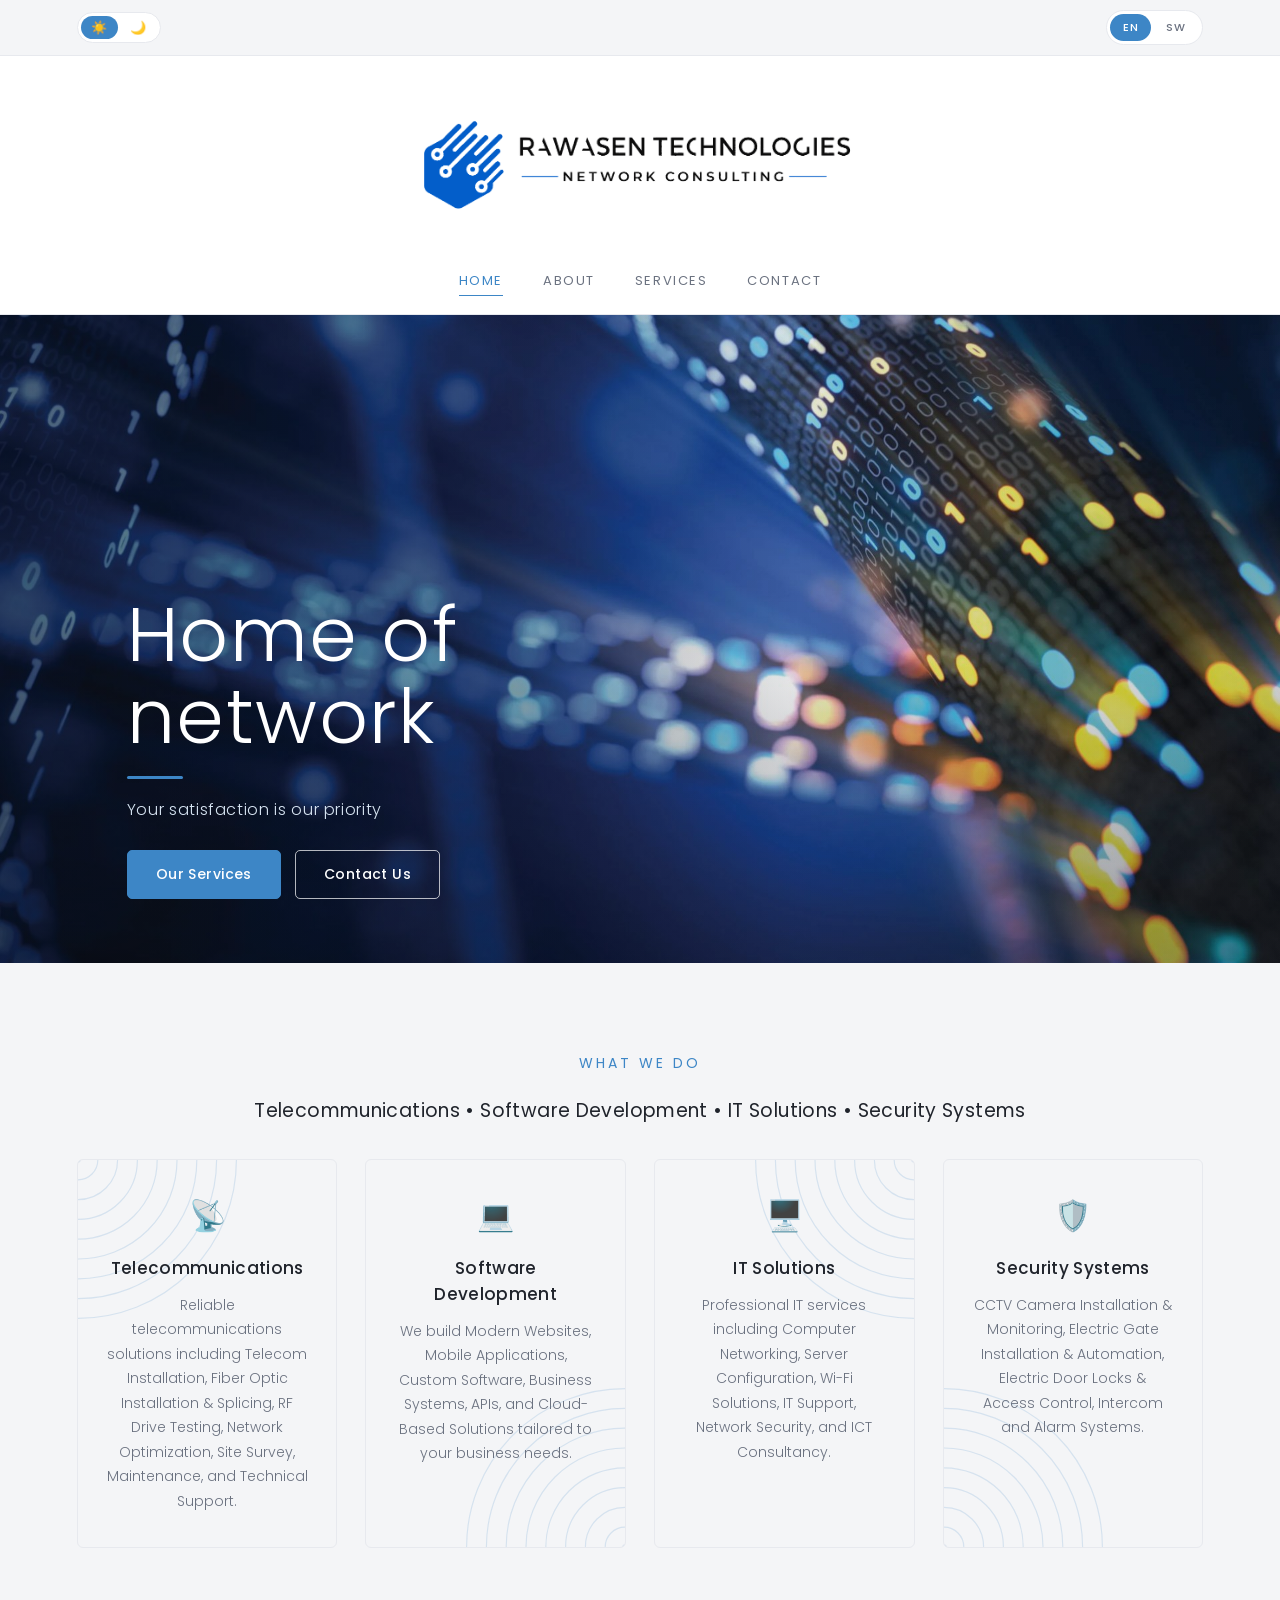
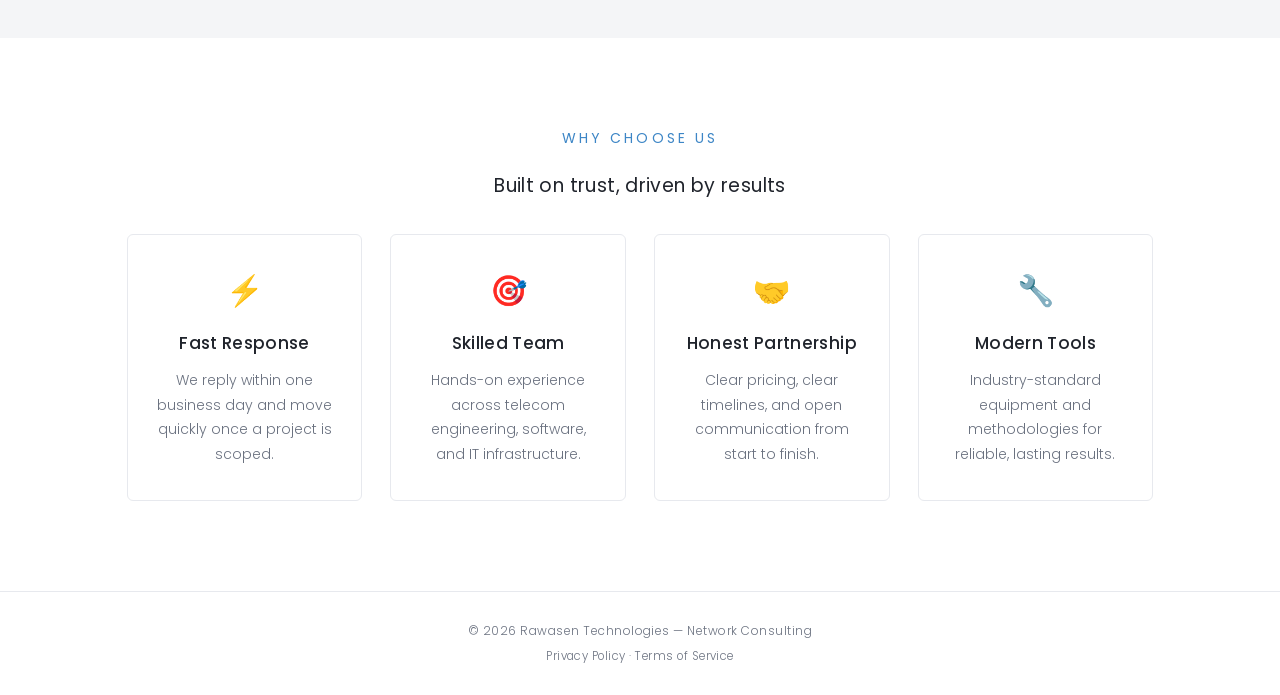
<file: index.html>
<!DOCTYPE html>
<html lang="en">
<head>
<meta charset="UTF-8">
<meta name="viewport" content="width=device-width, initial-scale=1.0">
<title>Rawasen Technologies — Network Consulting</title>
<link rel="icon" type="image/png" sizes="32x32" href="favicon-32.png">
<link rel="icon" type="image/png" sizes="16x16" href="favicon-16.png">
<link rel="apple-touch-icon" href="favicon-180.png">
<link rel="preload" href="logo.png" as="image">
<link rel="preload" href="logo-dark.png" as="image">
<link rel="stylesheet" href="styles.css">
</head>
<body>

<div class="top-bar">
  <div class="theme-toggle" id="themeToggle">
    <button type="button" class="theme-btn active" data-theme-btn="light">☀️</button>
    <button type="button" class="theme-btn" data-theme-btn="dark">🌙</button>
  </div>
  <div class="lang-toggle" id="langToggle">
    <button type="button" class="lang-btn active" data-lang="en">EN</button>
    <button type="button" class="lang-btn" data-lang="sw">SW</button>
  </div>
</div>

<header class="site">
  <a href="index.html"><img class="logo" id="siteLogo" src="logo.png" data-light-src="logo.png" data-dark-src="logo-dark.png" alt="Rawasen Technologies"></a>
  <nav class="primary">
    <a href="index.html" aria-current="page" data-sw="Nyumbani">Home</a>
    <a href="about.html" data-sw="Kuhusu">About</a>
    <div class="nav-item">
      <div class="nav-item-row">
        <a href="services.html" data-sw="Huduma">Services</a>
        <button type="button" class="submenu-toggle" aria-label="Toggle services submenu" aria-expanded="false">▾</button>
      </div>
      <div class="submenu">
        <a href="services.html#telecom" data-sw="📡 Mawasiliano">📡 Telecommunications</a>
        <a href="services.html#software" data-sw="💻 Uendelezaji wa Programu">💻 Software Development</a>
        <a href="services.html#it" data-sw="🖥️ Suluhisho za IT">🖥️ IT Solutions</a>
        <a href="services.html#security" data-sw="🛡️ Mifumo ya Ulinzi">🛡️ Security Systems</a>
      </div>
    </div>
    <a href="contact.html" data-sw="Wasiliana Nasi">Contact</a>
  </nav>
</header>

<section class="hero">
  <div class="hero-inner">
    <h1 data-sw="Nyumbani kwa<br>Mtandao">Home of<br>network</h1>
    <span class="hero-accent"></span>
    <p class="tag" data-sw="Kuridhika kwako ni kipaumbele chetu">Your satisfaction is our priority</p>
    <div class="hero-cta">
      <a href="services.html" class="btn btn-primary" data-sw="Huduma Zetu">Our Services</a>
      <a href="contact.html" class="btn btn-outline" data-sw="Wasiliana Nasi">Contact Us</a>
    </div>
  </div>
</section>

<section class="section panel">
  <div class="section-inner">
    <p class="eyebrow" data-sw="Tunachofanya">What We Do</p>
    <p class="lede" data-sw="Mawasiliano • Uendelezaji wa Programu • Suluhisho za IT • Mifumo ya Ulinzi">Telecommunications • Software Development • IT Solutions • Security Systems</p>
    <div class="grid grid-4">
      <div class="card">
        <div class="num emoji">📡</div>
        <h3 data-sw="Mawasiliano">Telecommunications</h3>
        <p data-sw="Suluhisho za kuaminika za mawasiliano ikiwemo Usanikishaji wa Minara, Usanikishaji na Uunganishaji wa Nyaya za Fiber Optic, Upimaji wa Mtandao (Drive Test), Uboreshaji wa Mtandao, Ukaguzi wa Maeneo, Matengenezo, na Msaada wa Kiufundi.">Reliable telecommunications solutions including Telecom Installation, Fiber Optic Installation &amp; Splicing, RF Drive Testing, Network Optimization, Site Survey, Maintenance, and Technical Support.</p>
      </div>
      <div class="card">
        <div class="num emoji">💻</div>
        <h3 data-sw="Uendelezaji wa Programu">Software Development</h3>
        <p data-sw="Tunatengeneza Tovuti za Kisasa, Programu za Simu, Programu Maalum, Mifumo ya Biashara, APIs, na Suluhisho za Wingu (Cloud) zinazokidhi mahitaji ya biashara yako.">We build Modern Websites, Mobile Applications, Custom Software, Business Systems, APIs, and Cloud-Based Solutions tailored to your business needs.</p>
      </div>
      <div class="card">
        <div class="num emoji">🖥️</div>
        <h3 data-sw="Suluhisho za IT">IT Solutions</h3>
        <p data-sw="Huduma za kitaalamu za IT ikiwemo Uunganishaji wa Mitandao ya Kompyuta, Usanidi wa Seva, Suluhisho za Wi-Fi, Msaada wa IT, Usalama wa Mtandao, na Ushauri wa TEHAMA.">Professional IT services including Computer Networking, Server Configuration, Wi-Fi Solutions, IT Support, Network Security, and ICT Consultancy.</p>
      </div>
      <div class="card">
        <div class="num emoji">🛡️</div>
        <h3 data-sw="Mifumo ya Ulinzi">Security Systems</h3>
        <p data-sw="Usanikishaji na Ufuatiliaji wa Kamera za CCTV, Usanikishaji na Uwekaji Mfumo wa Kiotomatiki wa Malango ya Umeme, Vitasa vya Umeme na Udhibiti wa Uingiaji, Mifumo ya Intercom na Kengele za Tahadhari.">CCTV Camera Installation &amp; Monitoring, Electric Gate Installation &amp; Automation, Electric Door Locks &amp; Access Control, Intercom and Alarm Systems.</p>
      </div>
    </div>
  </div>
</section>

<section class="section">
  <p class="eyebrow" data-sw="Kwa Nini Utuchague">Why Choose Us</p>
  <p class="lede" data-sw="Tumejengwa kwa uaminifu, tunaongozwa na matokeo">Built on trust, driven by results</p>
  <div class="grid grid-4">
    <div class="card">
      <div class="num emoji">⚡</div>
      <h3 data-sw="Mwitikio wa Haraka">Fast Response</h3>
      <p data-sw="Tunajibu ndani ya siku moja ya kazi na kuanza haraka mara mradi unapopangwa.">We reply within one business day and move quickly once a project is scoped.</p>
    </div>
    <div class="card">
      <div class="num emoji">🎯</div>
      <h3 data-sw="Timu Yenye Ujuzi">Skilled Team</h3>
      <p data-sw="Uzoefu wa vitendo katika uhandisi wa mawasiliano, programu, na miundombinu ya IT.">Hands-on experience across telecom engineering, software, and IT infrastructure.</p>
    </div>
    <div class="card">
      <div class="num emoji">🤝</div>
      <h3 data-sw="Ushirikiano wa Uaminifu">Honest Partnership</h3>
      <p data-sw="Bei wazi, muda ulio wazi, na mawasiliano ya wazi kuanzia mwanzo hadi mwisho.">Clear pricing, clear timelines, and open communication from start to finish.</p>
    </div>
    <div class="card">
      <div class="num emoji">🔧</div>
      <h3 data-sw="Vifaa vya Kisasa">Modern Tools</h3>
      <p data-sw="Vifaa na mbinu za kiwango cha kimataifa kwa matokeo ya kuaminika na ya kudumu.">Industry-standard equipment and methodologies for reliable, lasting results.</p>
    </div>
  </div>
</section>

<footer class="site">
  <span data-sw="© 2026 Rawasen Technologies — Ushauri wa Mitandao">© 2026 Rawasen Technologies — Network Consulting</span>
  <span class="footer-links">
    <a href="privacy.html" data-sw="Sera ya Faragha">Privacy Policy</a> · <a href="terms.html" data-sw="Masharti ya Huduma">Terms of Service</a>
  </span>
</footer>

<script src="menu.js"></script>
<script src="theme.js"></script>
<script src="lang.js"></script>
</body>
</html>
</file>
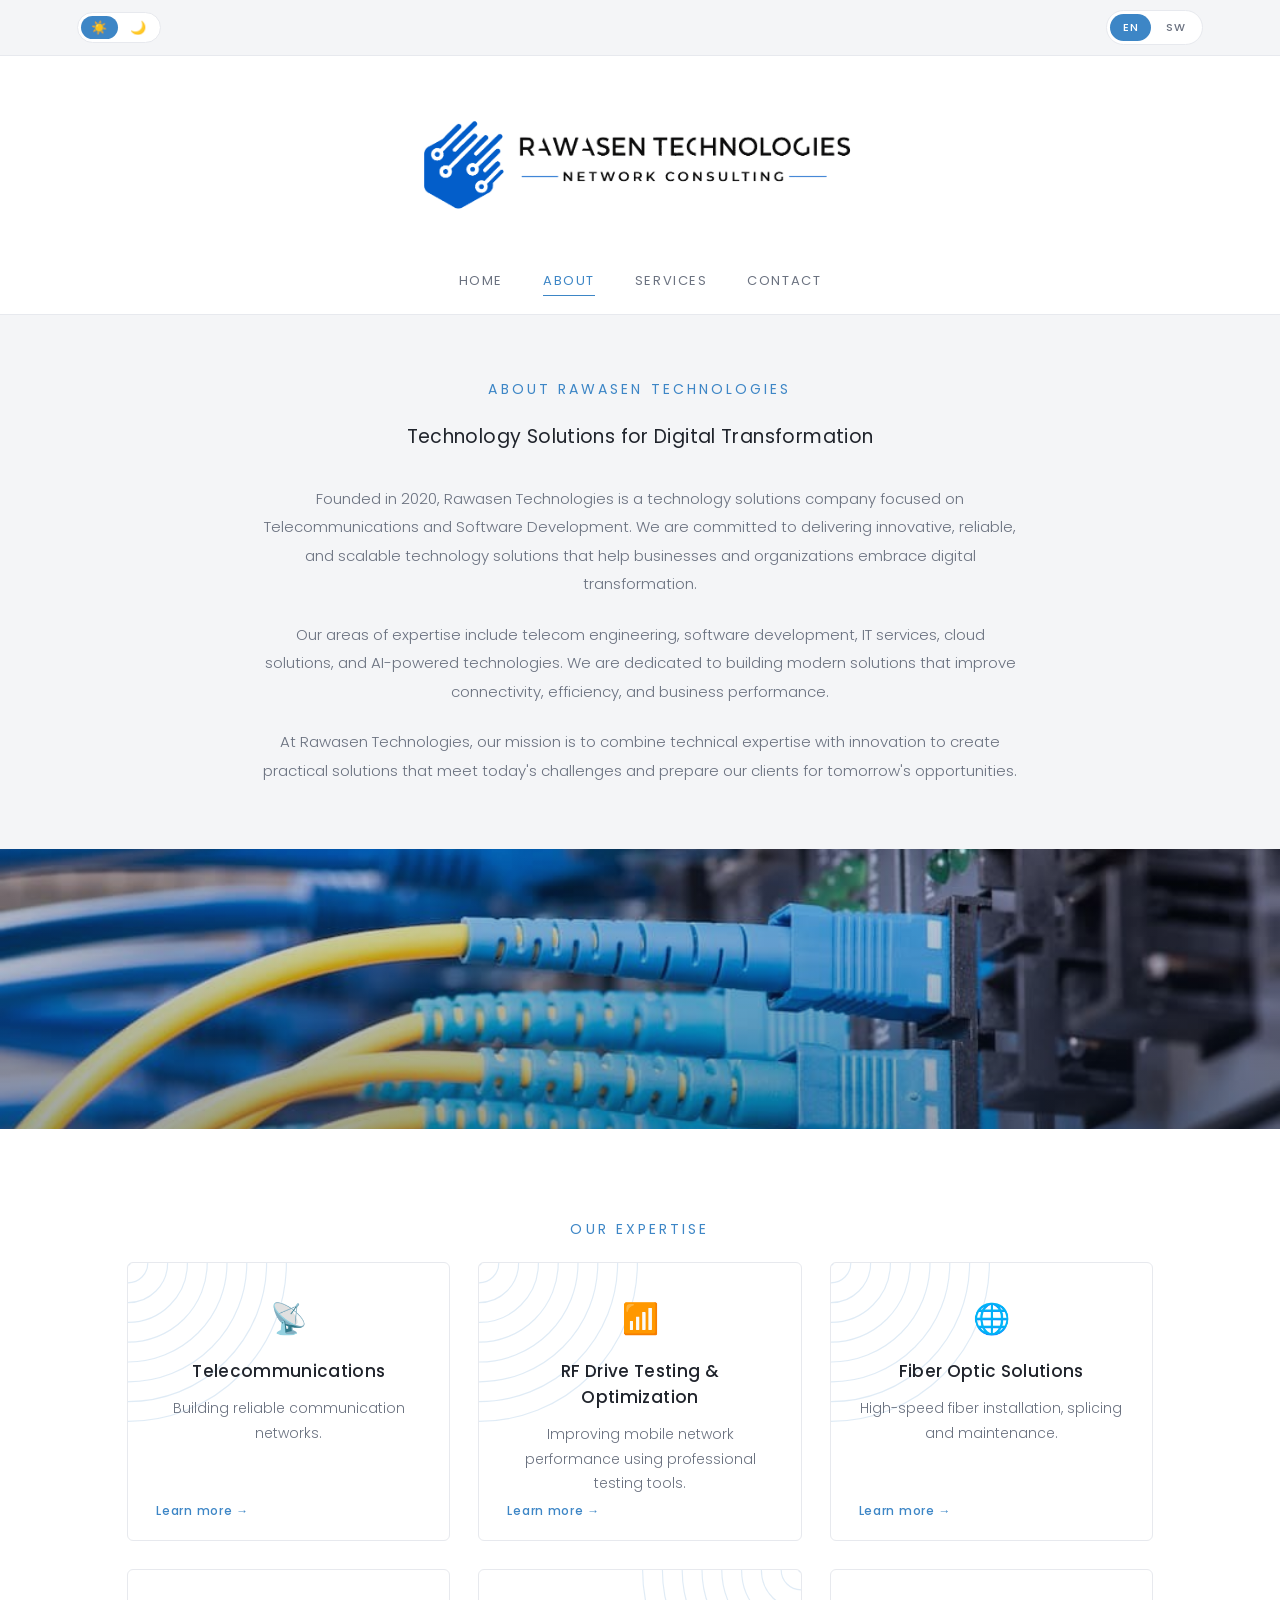
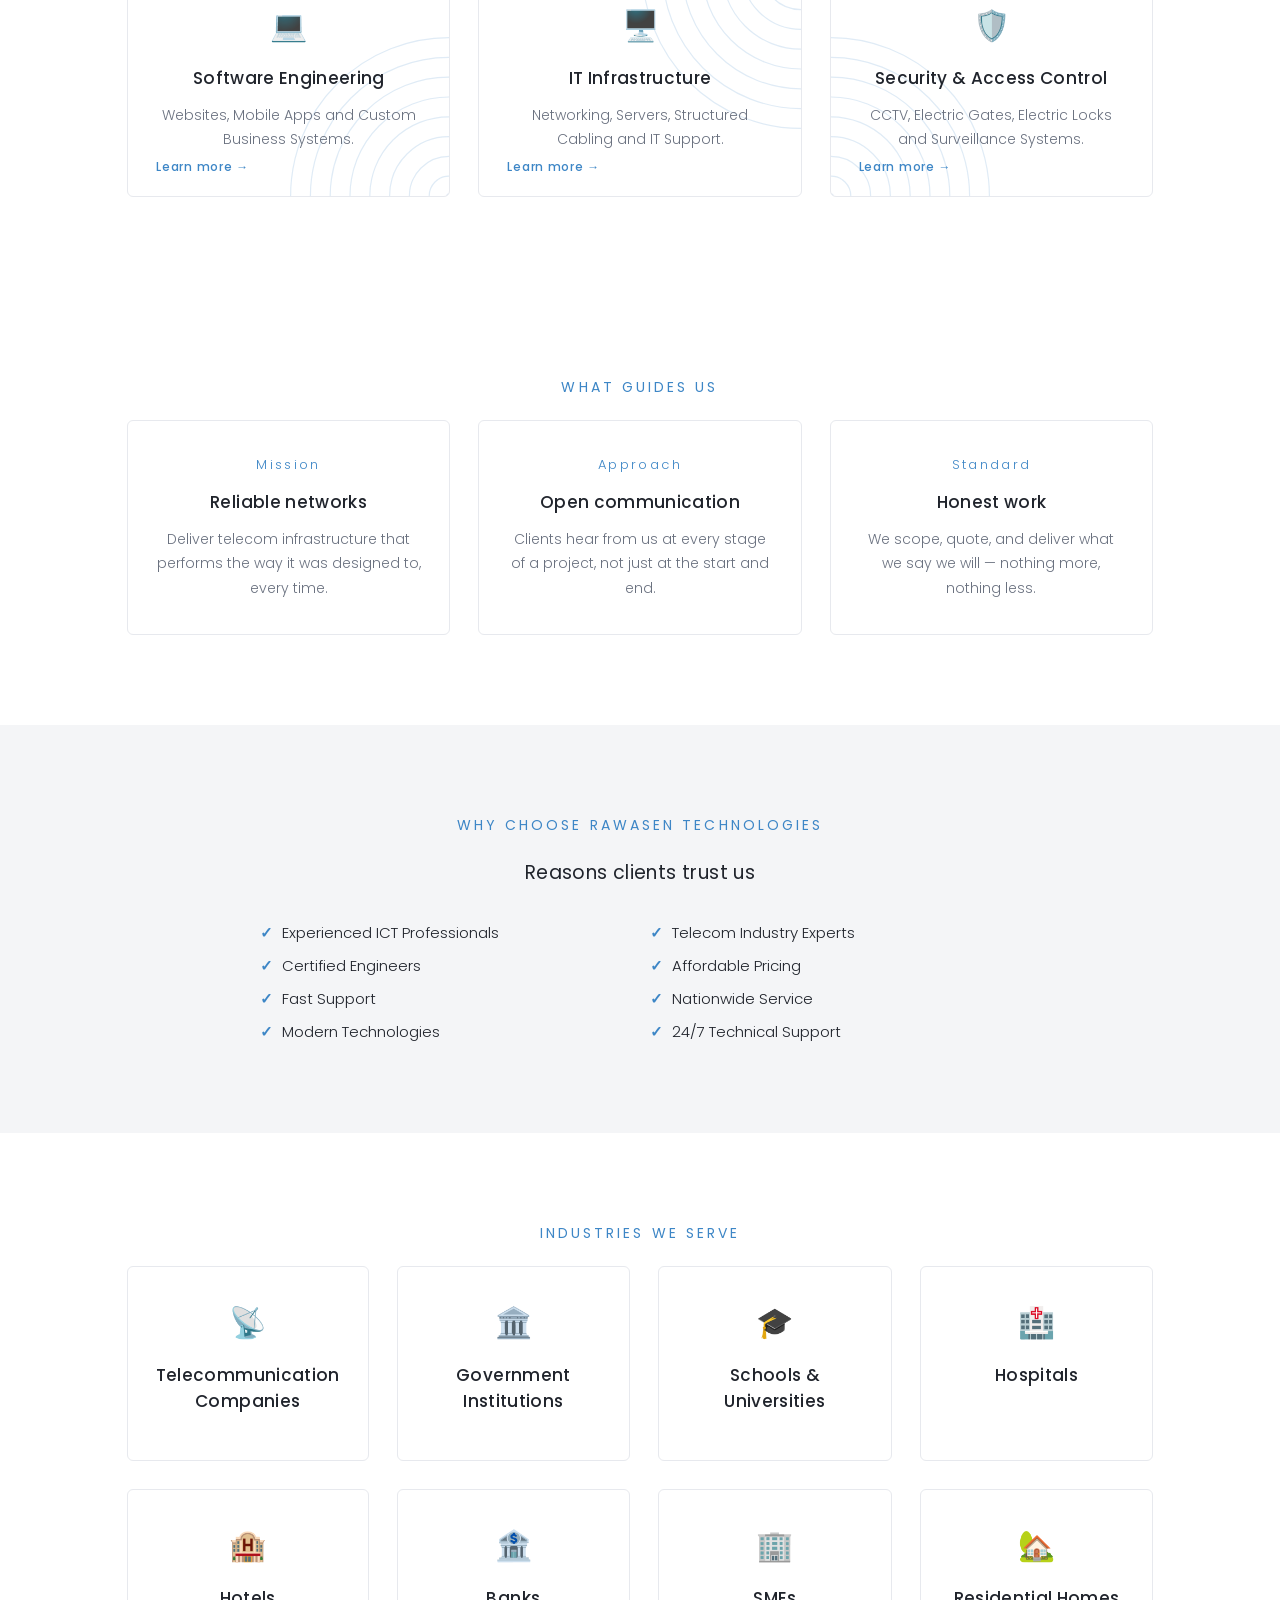
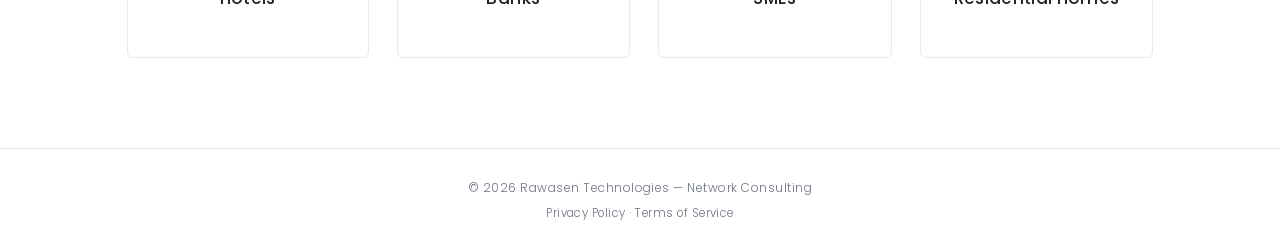
<file: about.html>
<!DOCTYPE html>
<html lang="en">
<head>
<meta charset="UTF-8">
<meta name="viewport" content="width=device-width, initial-scale=1.0">
<title>About — Rawasen Technologies</title>
<link rel="icon" type="image/png" sizes="32x32" href="favicon-32.png">
<link rel="icon" type="image/png" sizes="16x16" href="favicon-16.png">
<link rel="apple-touch-icon" href="favicon-180.png">
<link rel="preload" href="logo.png" as="image">
<link rel="preload" href="logo-dark.png" as="image">
<link rel="stylesheet" href="styles.css">
</head>
<body>

<div class="top-bar">
  <div class="theme-toggle" id="themeToggle">
    <button type="button" class="theme-btn active" data-theme-btn="light">☀️</button>
    <button type="button" class="theme-btn" data-theme-btn="dark">🌙</button>
  </div>
  <div class="lang-toggle" id="langToggle">
    <button type="button" class="lang-btn active" data-lang="en">EN</button>
    <button type="button" class="lang-btn" data-lang="sw">SW</button>
  </div>
</div>

<header class="site">
  <a href="index.html"><img class="logo" id="siteLogo" src="logo.png" data-light-src="logo.png" data-dark-src="logo-dark.png" alt="Rawasen Technologies"></a>
  <nav class="primary">
    <a href="index.html" data-sw="Nyumbani">Home</a>
    <a href="about.html" aria-current="page" data-sw="Kuhusu">About</a>
    <div class="nav-item">
      <div class="nav-item-row">
        <a href="services.html" data-sw="Huduma">Services</a>
        <button type="button" class="submenu-toggle" aria-label="Toggle services submenu" aria-expanded="false">▾</button>
      </div>
      <div class="submenu">
        <a href="services.html#telecom" data-sw="📡 Mawasiliano">📡 Telecommunications</a>
        <a href="services.html#software" data-sw="💻 Uendelezaji wa Programu">💻 Software Development</a>
        <a href="services.html#it" data-sw="🖥️ Suluhisho za IT">🖥️ IT Solutions</a>
        <a href="services.html#security" data-sw="🛡️ Mifumo ya Ulinzi">🛡️ Security Systems</a>
      </div>
    </div>
    <a href="contact.html" data-sw="Wasiliana Nasi">Contact</a>
  </nav>
</header>

<section class="section panel tight">
  <div class="section-inner">
    <p class="eyebrow" data-sw="Kuhusu Rawasen Technologies">About Rawasen Technologies</p>
    <p class="lede" data-sw="Suluhisho za Kiteknolojia kwa Mageuzi ya Kidijitali">Technology Solutions for Digital Transformation</p>
    <p class="copy" data-sw="Ilianzishwa mwaka 2020, Rawasen Technologies ni kampuni ya suluhisho za kiteknolojia inayojikita katika Mawasiliano na Uendelezaji wa Programu. Tumejikita katika kutoa suluhisho za kiteknolojia za kibunifu, za kuaminika, na zinazoweza kukua ili kusaidia biashara na taasisi kukumbatia mageuzi ya kidijitali.">
      Founded in 2020, Rawasen Technologies is a technology solutions
      company focused on Telecommunications and Software Development.
      We are committed to delivering innovative, reliable, and scalable
      technology solutions that help businesses and organizations
      embrace digital transformation.
    </p>
    <p class="copy" style="margin-top:22px;" data-sw="Maeneo yetu ya utaalamu ni pamoja na uhandisi wa mawasiliano, uendelezaji wa programu, huduma za IT, suluhisho za wingu (cloud), na teknolojia zinazotumia AI. Tumejitolea kujenga suluhisho za kisasa zinazoboresha muunganiko, ufanisi, na utendaji wa biashara.">
      Our areas of expertise include telecom engineering, software
      development, IT services, cloud solutions, and AI-powered
      technologies. We are dedicated to building modern solutions that
      improve connectivity, efficiency, and business performance.
    </p>
    <p class="copy" style="margin-top:22px;" data-sw="Katika Rawasen Technologies, dhamira yetu ni kuunganisha utaalamu wa kiufundi na ubunifu ili kuunda suluhisho za vitendo zinazokabiliana na changamoto za leo na kuandaa wateja wetu kwa fursa za kesho.">
      At Rawasen Technologies, our mission is to combine technical
      expertise with innovation to create practical solutions that meet
      today's challenges and prepare our clients for tomorrow's
      opportunities.
    </p>
  </div>
</section>

<div class="photo-band" role="img" aria-label="Network infrastructure"></div>

<section class="section">
  <p class="eyebrow" data-sw="Utaalamu Wetu">Our Expertise</p>
  <div class="grid grid-5">
    <div class="card card-clickable" data-modal="m-telecom">
      <div class="num emoji">📡</div>
      <h3 data-sw="Mawasiliano">Telecommunications</h3>
      <p data-sw="Kujenga mitandao ya mawasiliano ya kuaminika.">Building reliable communication networks.</p>
      <span class="card-more" data-sw="Jifunze Zaidi →">Learn more →</span>
    </div>
    <div class="card card-clickable" data-modal="m-rf">
      <div class="num emoji">📶</div>
      <h3 data-sw="Upimaji wa Mtandao (Drive Test) na Uboreshaji">RF Drive Testing &amp; Optimization</h3>
      <p data-sw="Kuboresha utendaji wa mtandao wa simu kwa kutumia vifaa vya kitaalamu vya upimaji.">Improving mobile network performance using professional testing tools.</p>
      <span class="card-more" data-sw="Jifunze Zaidi →">Learn more →</span>
    </div>
    <div class="card card-clickable" data-modal="m-fiber">
      <div class="num emoji">🌐</div>
      <h3 data-sw="Suluhisho za Fiber Optic">Fiber Optic Solutions</h3>
      <p data-sw="Usanikishaji, uunganishaji na matengenezo ya fiber yenye kasi kubwa.">High-speed fiber installation, splicing and maintenance.</p>
      <span class="card-more" data-sw="Jifunze Zaidi →">Learn more →</span>
    </div>
    <div class="card card-clickable" data-modal="m-software">
      <div class="num emoji">💻</div>
      <h3 data-sw="Uhandisi wa Programu">Software Engineering</h3>
      <p data-sw="Tovuti, Programu za Simu na Mifumo Maalum ya Biashara.">Websites, Mobile Apps and Custom Business Systems.</p>
      <span class="card-more" data-sw="Jifunze Zaidi →">Learn more →</span>
    </div>
    <div class="card card-clickable" data-modal="m-it">
      <div class="num emoji">🖥️</div>
      <h3 data-sw="Miundombinu ya IT">IT Infrastructure</h3>
      <p data-sw="Uunganishaji wa Mitandao, Seva, Uwekaji wa Nyaya na Msaada wa IT.">Networking, Servers, Structured Cabling and IT Support.</p>
      <span class="card-more" data-sw="Jifunze Zaidi →">Learn more →</span>
    </div>
    <div class="card card-clickable" data-modal="m-security">
      <div class="num emoji">🛡️</div>
      <h3 data-sw="Ulinzi na Udhibiti wa Uingiaji">Security &amp; Access Control</h3>
      <p data-sw="CCTV, Malango ya Umeme, Vitasa vya Umeme na Mifumo ya Ufuatiliaji.">CCTV, Electric Gates, Electric Locks and Surveillance Systems.</p>
      <span class="card-more" data-sw="Jifunze Zaidi →">Learn more →</span>
    </div>
  </div>
</section>

<!-- Expertise detail modals -->
<div class="modal-overlay" id="modalOverlay">

  <div class="modal-box" id="m-telecom">
    <button class="modal-close" data-close>&times;</button>
    <p class="modal-icon">📡</p>
    <h3 data-sw="Suluhisho za Miundombinu ya Mawasiliano">Telecommunications Infrastructure Solutions</h3>
    <p class="modal-copy" data-sw="Tunajenga, kusanikisha, na kudumisha mitandao ya mawasiliano ya kuaminika inayounganisha biashara na jamii. Timu yetu inasaidia makampuni ya simu na taasisi kwa huduma kamili za miundombinu ya mawasiliano katika mitandao ya GSM, UMTS, LTE, na 5G.">
      We build, install, and maintain reliable communication networks that
      keep businesses and communities connected. Our team supports mobile
      network operators and enterprises with end-to-end telecom
      infrastructure services across GSM, UMTS, LTE, and 5G networks.
    </p>
    <p class="modal-copy" data-sw="Kuanzia usanikishaji wa maeneo mapya hadi matengenezo endelevu, tunahakikisha kila usanikishaji unakidhi viwango vya sekta kwa utendaji na uaminifu.">
      From new site rollouts to ongoing maintenance, we ensure every
      installation meets industry standards for performance and reliability.
    </p>
    <h4 data-sw="Huduma Zetu">Our Services</h4>
    <ul class="modal-list">
      <li data-sw="Usanikishaji wa Maeneo ya Mawasiliano">Telecom Site Installation</li>
      <li data-sw="Usanikishaji wa BTS / Node B">BTS / Node B Installation</li>
      <li data-sw="Usanikishaji wa Antena na Mfumo wa RF">Antenna &amp; RF System Installation</li>
      <li data-sw="Msaada wa Uzinduzi wa Mtandao">Network Rollout Support</li>
      <li data-sw="Upimaji wa Ukubalifu wa Eneo (SAT)">Site Acceptance Testing (SAT)</li>
      <li data-sw="Matengenezo ya Kinga na Marekebisho">Preventive &amp; Corrective Maintenance</li>
      <li data-sw="Usanikishaji wa Mfumo wa Umeme (DC/AC)">Power System Installation (DC/AC)</li>
      <li data-sw="Msaada wa Usanikishaji wa Minara na Mlingoti">Tower &amp; Mast Installation Support</li>
      <li data-sw="Ukaguzi wa Kiufundi wa Maeneo">Technical Site Audits</li>
      <li data-sw="Msaada wa Kiufundi Saa 24/7">24/7 Technical Support</li>
    </ul>
  </div>

  <div class="modal-box" id="m-rf">
    <button class="modal-close" data-close>&times;</button>
    <p class="modal-icon">📶</p>
    <h3 data-sw="Upimaji wa Mtandao (Drive Test) na Uboreshaji wa Mtandao">RF Drive Testing &amp; Network Optimization</h3>
    <p class="modal-copy" data-sw="Timu yetu ya uhandisi wa RF ni mahiri katika kutathmini na kuboresha utendaji wa mtandao wa simu kwa kutumia vifaa na mbinu bora za upimaji. Tunasaidia makampuni ya simu kuboresha mfikio, uwezo, ubora wa miito, na hali ya mtumiaji katika mitandao ya GSM, UMTS, LTE, na 5G.">
      Our RF engineering team specializes in evaluating and optimizing
      mobile network performance using industry-leading drive test tools
      and methodologies. We help operators improve coverage, capacity,
      call quality, and user experience across GSM, UMTS, LTE, and 5G
      networks.
    </p>
    <p class="modal-copy" data-sw="Mchakato wetu wa uboreshaji hubaini matatizo ya mtandao, huchambua vipimo vya utendaji, na kutoa mapendekezo ya vitendo ili kuongeza ufanisi wa mtandao.">
      Our optimization process identifies network issues, analyzes
      performance indicators, and provides practical recommendations to
      maximize network efficiency.
    </p>
    <h4 data-sw="Huduma Zetu">Our Services</h4>
    <ul class="modal-list">
      <li data-sw="Upimaji wa Mtandao (2G, 3G, 4G & 5G)">Drive Testing (2G, 3G, 4G &amp; 5G)</li>
      <li data-sw="Uthibitishaji wa Eneo Moja (SSV)">Single Site Verification (SSV)</li>
      <li data-sw="Upimaji wa Kundi la Maeneo">Cluster Drive Testing</li>
      <li data-sw="Uchunguzi wa Malalamiko ya Wateja">Customer Complaint Investigation</li>
      <li data-sw="Upimaji wa Kulinganisha">Benchmark Drive Testing</li>
      <li data-sw="Uchambuzi wa Vipimo vya Mtandao (KPI)">Network KPI Analysis</li>
      <li data-sw="Uboreshaji wa Mfikio na Ubora">Coverage &amp; Quality Optimization</li>
      <li data-sw="Uboreshaji wa Uhusiano wa Majirani (NRO)">Neighbor Relation Optimization</li>
      <li data-sw="Uthibitishaji wa PCI na Masafa">PCI &amp; Frequency Verification</li>
      <li data-sw="Utoaji wa Taarifa za Utendaji wa RF">RF Performance Reporting</li>
    </ul>
  </div>

  <div class="modal-box" id="m-fiber">
    <button class="modal-close" data-close>&times;</button>
    <p class="modal-icon">🌐</p>
    <h3 data-sw="Suluhisho za Mtandao wa Fiber Optic">Fiber Optic Network Solutions</h3>
    <p class="modal-copy" data-sw="Tunabuni, kusanikisha, kupima, na kudumisha mitandao ya fiber optic yenye utendaji wa hali ya juu inayotoa mawasiliano ya kuaminika, salama, na yenye kasi kubwa. Iwe kwa miundombinu mikuu, mitandao ya taasisi, au usambazaji wa FTTH, timu yetu inatoa suluhisho za kitaalamu za fiber kwa usahihi na ubora.">
      We design, install, test, and maintain high-performance fiber optic
      networks that provide reliable, secure, and high-speed
      communication. Whether for backbone infrastructure, enterprise
      networks, or FTTH deployments, our team delivers professional fiber
      solutions with precision and quality.
    </p>
    <p class="modal-copy" data-sw="Mafundi wetu wenye vyeti hutumia vifaa vya kisasa vya upimaji kuhakikisha utendaji bora wa mtandao na uaminifu wa muda mrefu.">
      Our certified technicians use advanced testing equipment to ensure
      optimal network performance and long-term reliability.
    </p>
    <h4 data-sw="Huduma Zetu">Our Services</h4>
    <ul class="modal-list">
      <li data-sw="Usanikishaji wa Fiber Optic">Fiber Optic Installation</li>
      <li data-sw="Uunganishaji wa Fiber (Splicing)">Fiber Splicing</li>
      <li data-sw="Upimaji wa OTDR">OTDR Testing</li>
      <li data-sw="Utatuzi wa Matatizo ya Fiber">Fiber Troubleshooting</li>
      <li data-sw="Matengenezo ya Mtandao wa Fiber">Fiber Network Maintenance</li>
      <li data-sw="Usanikishaji wa FTTH">FTTH Installation</li>
      <li data-sw="Uunganishaji wa Ncha za Nyaya za Fiber">Fiber Cable Termination</li>
      <li data-sw="Ukaguzi wa Njia za Fiber">Fiber Route Survey</li>
      <li data-sw="Uwekaji Kumbukumbu za Mtandao wa Fiber">Fiber Network Documentation</li>
      <li data-sw="Urejeshaji wa Dharura wa Fiber">Emergency Fiber Restoration</li>
    </ul>
  </div>

  <div class="modal-box" id="m-software">
    <button class="modal-close" data-close>&times;</button>
    <p class="modal-icon">💻</p>
    <h3 data-sw="Huduma za Uendelezaji wa Programu">Software Development Services</h3>
    <p class="modal-copy" data-sw="Tunatengeneza suluhisho za kidijitali za kibunifu zinazosaidia biashara kufanya shughuli zao kiotomatiki, kuboresha uzalishaji, na kuimarisha ushirikiano na wateja. Kila suluhisho limebuniwa kuwa salama, linaloweza kukua, rahisi kutumia, na linalokidhi mahitaji maalum ya biashara.">
      We develop innovative digital solutions that help businesses
      automate operations, improve productivity, and enhance customer
      engagement. Every solution is designed to be secure, scalable,
      user-friendly, and tailored to meet specific business requirements.
    </p>
    <p class="modal-copy" data-sw="Kuanzia tovuti rahisi hadi mifumo mikubwa ya usimamizi wa taasisi, tunabadilisha mawazo kuwa majukwaa madhubuti ya kidijitali.">
      From simple websites to enterprise management systems, we transform
      ideas into powerful digital platforms.
    </p>
    <h4 data-sw="Huduma Zetu">Our Services</h4>
    <ul class="modal-list">
      <li data-sw="Utengenezaji wa Tovuti za Kampuni">Corporate Website Development</li>
      <li data-sw="Tovuti za Biashara Mtandaoni">E-Commerce Websites</li>
      <li data-sw="Utengenezaji wa Programu za Simu">Mobile App Development</li>
      <li data-sw="Utengenezaji wa Programu Maalum">Custom Software Development</li>
      <li data-sw="Mifumo ya Usimamizi wa Biashara">Business Management Systems</li>
      <li data-sw="Mifumo ya Usimamizi wa Shule">School Management Systems</li>
      <li data-sw="Mifumo ya Usimamizi wa Hospitali">Hospital Management Systems</li>
      <li data-sw="Utengenezaji wa REST API">REST API Development</li>
      <li data-sw="Ubunifu na Uunganishaji wa Hifadhidata">Database Design &amp; Integration</li>
      <li data-sw="Matengenezo ya Programu na Msaada wa Kiufundi">Software Maintenance &amp; Technical Support</li>
    </ul>
  </div>

  <div class="modal-box" id="m-it">
    <button class="modal-close" data-close>&times;</button>
    <p class="modal-icon">🖥️</p>
    <h3 data-sw="Suluhisho za Teknolojia ya Habari">Information Technology Solutions</h3>
    <p class="modal-copy" data-sw="Rawasen Technologies inatoa suluhisho kamili za miundombinu ya IT zinazowezesha biashara kufanya kazi kwa ufanisi na usalama. Tunabuni, kusanikisha, na kudumisha mazingira ya kisasa ya IT huku tukihakikisha uaminifu, uwezo wa kukua, na usalama wa mtandao.">
      Rawasen Technologies provides complete IT infrastructure solutions
      that enable businesses to operate efficiently and securely. We
      design, install, and maintain modern IT environments while
      ensuring reliability, scalability, and cybersecurity.
    </p>
    <p class="modal-copy" data-sw="Timu yetu inasaidia taasisi kwa huduma kamili za IT, kuanzia uunganishaji wa mitandao hadi uwekaji wa seva na msaada wa kiufundi.">
      Our team supports organizations with end-to-end IT services, from
      networking and surveillance systems to server deployment and
      technical support.
    </p>
    <h4 data-sw="Huduma Zetu">Our Services</h4>
    <ul class="modal-list">
      <li data-sw="Uunganishaji wa Mitandao ya Kompyuta">Computer Networking</li>
      <li data-sw="Uwekaji wa Nyaya kwa Mpangilio">Structured Cabling</li>
      <li data-sw="Uwekaji wa Mtandao Usiotumia Waya">Wireless Network Deployment</li>
      <li data-sw="Usanikishaji na Usanidi wa Seva">Server Installation &amp; Configuration</li>
      <li data-sw="Suluhisho za Usalama wa Mtandao">Network Security Solutions</li>
      <li data-sw="Matengenezo na Ukarabati wa Kompyuta">Computer Maintenance &amp; Repair</li>
      <li data-sw="Huduma za Msaada wa IT">IT Support Services</li>
      <li data-sw="Ushauri wa TEHAMA">ICT Consultancy</li>
    </ul>
  </div>

  <div class="modal-box" id="m-security">
    <button class="modal-close" data-close>&times;</button>
    <p class="modal-icon">🛡️</p>
    <h3 data-sw="Mifumo ya Ulinzi na Udhibiti wa Uingiaji">Security &amp; Access Control Systems</h3>
    <p class="modal-copy" data-sw="Rawasen Technologies ni mtoa huduma kamili za mifumo ya ulinzi, ikilinda nyumba, ofisi, na maeneo ya viwanda kwa suluhisho za kuaminika za ufuatiliaji na udhibiti wa uingiaji. Kuanzia kamera za CCTV hadi malango ya umeme yenye mfumo wa kiotomatiki na vitasa mahiri, tunabuni na kusanikisha mifumo inayowapa wateja amani ya moyo.">
      Rawasen Technologies is a full-service security systems provider,
      protecting homes, offices, and industrial premises with reliable
      surveillance and access control solutions. From CCTV cameras to
      automated electric gates and smart locks, we design and install
      systems that give clients peace of mind.
    </p>
    <p class="modal-copy" data-sw="Kila usanikishaji hubuniwa kulingana na eneo husika, hupimwa kwa umakini, na huungwa mkono na matengenezo pamoja na msaada endelevu.">
      Every installation is tailored to the site, tested thoroughly, and
      backed by ongoing maintenance and support.
    </p>
    <h4 data-sw="Huduma Zetu">Our Services</h4>
    <ul class="modal-list">
      <li data-sw="Usanikishaji wa Kamera za CCTV">CCTV Camera Installation</li>
      <li data-sw="Ufuatiliaji wa CCTV kwa Mbali">Remote CCTV Monitoring</li>
      <li data-sw="Usanikishaji wa Malango ya Umeme">Electric Gate Installation</li>
      <li data-sw="Uwekaji wa Mfumo wa Kiotomatiki wa Malango ya Umeme">Electric Gate Automation</li>
      <li data-sw="Vitasa vya Umeme vya Milango">Electric Door Locks</li>
      <li data-sw="Mifumo ya Udhibiti wa Uingiaji">Access Control Systems</li>
      <li data-sw="Mifumo ya Intercom">Intercom Systems</li>
      <li data-sw="Kengele za Tahadhari na Ulinzi wa Mzunguko">Alarm &amp; Perimeter Security</li>
      <li data-sw="Udhibiti wa Uingiaji kwa Alama za Kibayolojia (Biometric)">Biometric Access Control</li>
      <li data-sw="Matengenezo na Msaada wa Mfumo wa Ulinzi">Security System Maintenance &amp; Support</li>
    </ul>
  </div>

</div>

<section class="section">
  <p class="eyebrow" data-sw="Kinachotuongoza">What guides us</p>
  <div class="grid">
    <div class="card">
      <div class="num" data-sw="Dhamira">Mission</div>
      <h3 data-sw="Mitandao ya Kuaminika">Reliable networks</h3>
      <p data-sw="Kutoa miundombinu ya mawasiliano inayofanya kazi kama ilivyokusudiwa, kila wakati.">Deliver telecom infrastructure that performs the way it was designed to, every time.</p>
    </div>
    <div class="card">
      <div class="num" data-sw="Mbinu">Approach</div>
      <h3 data-sw="Mawasiliano ya Wazi">Open communication</h3>
      <p data-sw="Wateja hupata taarifa kutoka kwetu katika kila hatua ya mradi, si mwanzoni na mwishoni tu.">Clients hear from us at every stage of a project, not just at the start and end.</p>
    </div>
    <div class="card">
      <div class="num" data-sw="Kiwango">Standard</div>
      <h3 data-sw="Kazi ya Uaminifu">Honest work</h3>
      <p data-sw="Tunapanga, tunatoa bei, na tunatekeleza tulichokisema — si zaidi, si pungufu.">We scope, quote, and deliver what we say we will — nothing more, nothing less.</p>
    </div>
  </div>
</section>

<section class="section panel">
  <div class="section-inner">
    <p class="eyebrow" data-sw="Kwa Nini Kuchagua Rawasen Technologies">Why Choose Rawasen Technologies</p>
    <p class="lede" data-sw="Sababu wateja wanatuamini">Reasons clients trust us</p>
    <ul class="modal-list check-grid">
      <li data-sw="Wataalamu wenye Uzoefu wa ICT">Experienced ICT Professionals</li>
      <li data-sw="Wataalamu wa Sekta ya Mawasiliano">Telecom Industry Experts</li>
      <li data-sw="Wahandisi wenye Vyeti">Certified Engineers</li>
      <li data-sw="Bei Nafuu">Affordable Pricing</li>
      <li data-sw="Msaada wa Haraka">Fast Support</li>
      <li data-sw="Huduma Kote Nchini">Nationwide Service</li>
      <li data-sw="Teknolojia za Kisasa">Modern Technologies</li>
      <li data-sw="Msaada wa Kiufundi Saa 24/7">24/7 Technical Support</li>
    </ul>
  </div>
</section>

<section class="section">
  <p class="eyebrow" data-sw="Sekta Tunazohudumia">Industries We Serve</p>
  <div class="grid grid-4">
    <div class="card">
      <div class="num emoji">📡</div>
      <h3 data-sw="Makampuni ya Mawasiliano">Telecommunication Companies</h3>
    </div>
    <div class="card">
      <div class="num emoji">🏛️</div>
      <h3 data-sw="Taasisi za Serikali">Government Institutions</h3>
    </div>
    <div class="card">
      <div class="num emoji">🎓</div>
      <h3 data-sw="Shule na Vyuo Vikuu">Schools &amp; Universities</h3>
    </div>
    <div class="card">
      <div class="num emoji">🏥</div>
      <h3 data-sw="Hospitali">Hospitals</h3>
    </div>
    <div class="card">
      <div class="num emoji">🏨</div>
      <h3 data-sw="Hoteli">Hotels</h3>
    </div>
    <div class="card">
      <div class="num emoji">🏦</div>
      <h3 data-sw="Benki">Banks</h3>
    </div>
    <div class="card">
      <div class="num emoji">🏢</div>
      <h3 data-sw="Biashara Ndogo na za Kati (SMEs)">SMEs</h3>
    </div>
    <div class="card">
      <div class="num emoji">🏡</div>
      <h3 data-sw="Makazi ya Nyumbani">Residential Homes</h3>
    </div>
  </div>
</section>

<footer class="site">
  <span data-sw="© 2026 Rawasen Technologies — Ushauri wa Mitandao">© 2026 Rawasen Technologies — Network Consulting</span>
  <span class="footer-links">
    <a href="privacy.html" data-sw="Sera ya Faragha">Privacy Policy</a> · <a href="terms.html" data-sw="Masharti ya Huduma">Terms of Service</a>
  </span>
</footer>

<script>
(function(){
  var overlay = document.getElementById('modalOverlay');
  var cards = document.querySelectorAll('.card-clickable');
  var boxes = document.querySelectorAll('.modal-box');

  function closeAll(){
    overlay.classList.remove('open');
    boxes.forEach(function(b){ b.classList.remove('active'); });
  }
  cards.forEach(function(card){
    card.addEventListener('click', function(){
      var id = card.getAttribute('data-modal');
      boxes.forEach(function(b){ b.classList.remove('active'); });
      var target = document.getElementById(id);
      if(target){
        target.classList.add('active');
        overlay.classList.add('open');
      }
    });
  });
  overlay.addEventListener('click', function(e){
    if(e.target === overlay || e.target.hasAttribute('data-close')){
      closeAll();
    }
  });
  document.addEventListener('keydown', function(e){
    if(e.key === 'Escape') closeAll();
  });
})();
</script>

<script src="menu.js"></script>
<script src="theme.js"></script>
<script src="lang.js"></script>
</body>
</html>
</file>
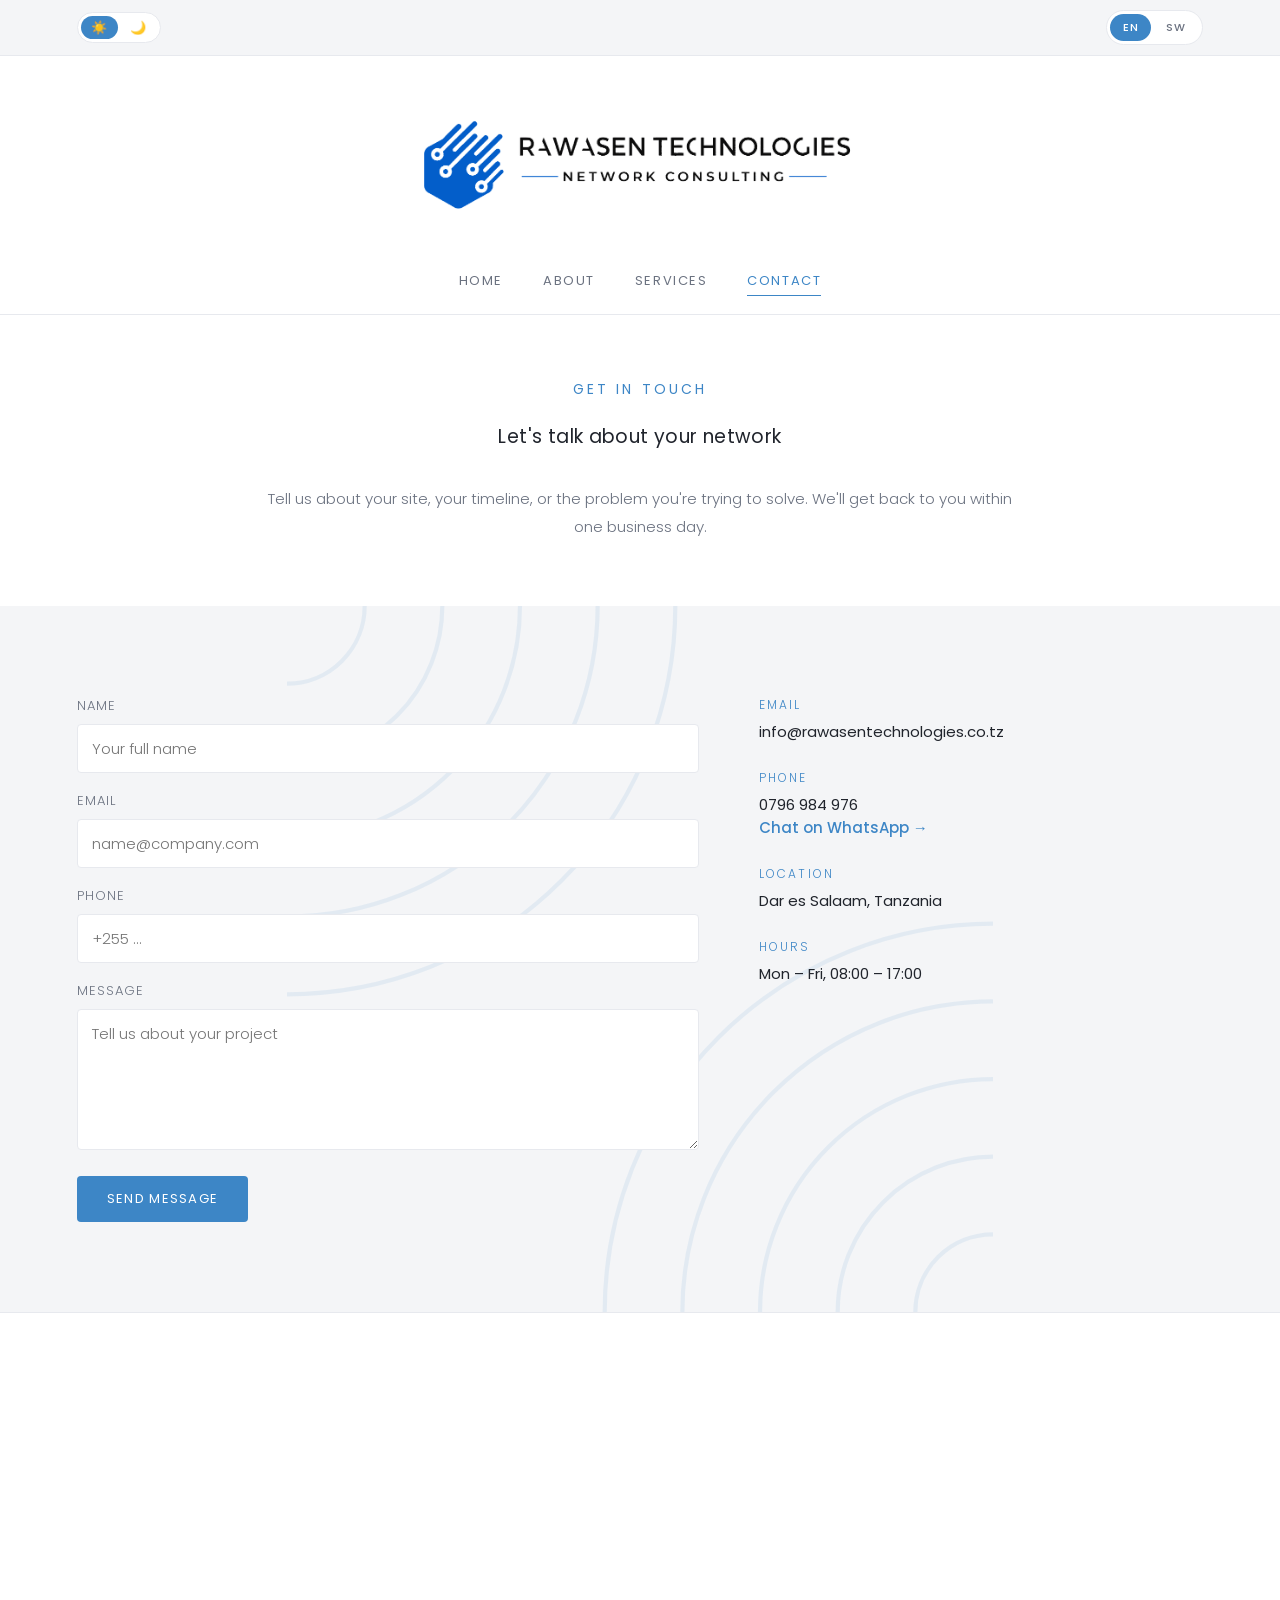
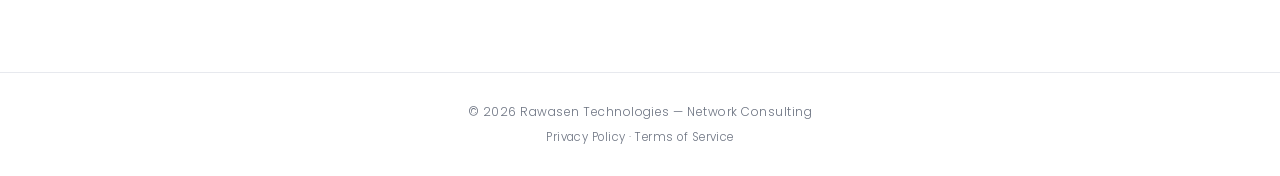
<file: contact.html>
<!DOCTYPE html>
<html lang="en">
<head>
<meta charset="UTF-8">
<meta name="viewport" content="width=device-width, initial-scale=1.0">
<title>Contact — Rawasen Technologies</title>
<link rel="icon" type="image/png" sizes="32x32" href="favicon-32.png">
<link rel="icon" type="image/png" sizes="16x16" href="favicon-16.png">
<link rel="apple-touch-icon" href="favicon-180.png">
<link rel="preload" href="logo.png" as="image">
<link rel="preload" href="logo-dark.png" as="image">
<link rel="stylesheet" href="styles.css">
</head>
<body>

<div class="top-bar">
  <div class="theme-toggle" id="themeToggle">
    <button type="button" class="theme-btn active" data-theme-btn="light">☀️</button>
    <button type="button" class="theme-btn" data-theme-btn="dark">🌙</button>
  </div>
  <div class="lang-toggle" id="langToggle">
    <button type="button" class="lang-btn active" data-lang="en">EN</button>
    <button type="button" class="lang-btn" data-lang="sw">SW</button>
  </div>
</div>

<header class="site">
  <a href="index.html"><img class="logo" id="siteLogo" src="logo.png" data-light-src="logo.png" data-dark-src="logo-dark.png" alt="Rawasen Technologies"></a>
  <nav class="primary">
    <a href="index.html" data-sw="Nyumbani">Home</a>
    <a href="about.html" data-sw="Kuhusu">About</a>
    <div class="nav-item">
      <div class="nav-item-row">
        <a href="services.html" data-sw="Huduma">Services</a>
        <button type="button" class="submenu-toggle" aria-label="Toggle services submenu" aria-expanded="false">▾</button>
      </div>
      <div class="submenu">
        <a href="services.html#telecom" data-sw="📡 Mawasiliano">📡 Telecommunications</a>
        <a href="services.html#software" data-sw="💻 Uendelezaji wa Programu">💻 Software Development</a>
        <a href="services.html#it" data-sw="🖥️ Suluhisho za IT">🖥️ IT Solutions</a>
        <a href="services.html#security" data-sw="🛡️ Mifumo ya Ulinzi">🛡️ Security Systems</a>
      </div>
    </div>
    <a href="contact.html" aria-current="page" data-sw="Wasiliana Nasi">Contact</a>
  </nav>
</header>

<section class="section tight">
  <p class="eyebrow" data-sw="Wasiliana Nasi">Get in touch</p>
  <p class="lede" data-sw="Tuzungumze kuhusu mtandao wako">Let's talk about your network</p>
  <p class="copy" data-sw="Tuambie kuhusu eneo lako, muda wako, au tatizo unalotaka kulitatua. Tutakujibu ndani ya siku moja ya kazi.">
    Tell us about your site, your timeline, or the problem you're
    trying to solve. We'll get back to you within one business day.
  </p>
</section>

<section class="section panel">
  <div class="section-inner contact-grid">
    <form class="contact-form" action="#" method="POST">
      <label>
        <span data-sw="Jina">Name</span>
        <input type="text" name="name" placeholder="Your full name" data-sw-placeholder="Jina lako kamili" required>
      </label>
      <label>
        <span data-sw="Barua Pepe">Email</span>
        <input type="email" name="email" placeholder="name@company.com" required>
      </label>
      <label>
        <span data-sw="Simu">Phone</span>
        <input type="tel" name="phone" placeholder="+255 ...">
      </label>
      <label>
        <span data-sw="Ujumbe">Message</span>
        <textarea name="message" rows="5" placeholder="Tell us about your project" data-sw-placeholder="Tuambie kuhusu mradi wako" required></textarea>
      </label>
      <button type="submit" data-sw="Tuma Ujumbe">Send message</button>
    </form>

    <div class="contact-details">
      <div class="detail">
        <div class="num" data-sw="Barua Pepe">Email</div>
        <p>info@rawasentechnologies.co.tz</p>
      </div>
      <div class="detail">
        <div class="num" data-sw="Simu">Phone</div>
        <p><a href="tel:0796984976" style="color:var(--ink);">0796 984 976</a></p>
        <p><a href="https://wa.me/255796984976" target="_blank" rel="noopener" style="color:var(--blue); font-weight:500;" data-sw="Ongea Nasi WhatsApp →">Chat on WhatsApp →</a></p>
      </div>
      <div class="detail">
        <div class="num" data-sw="Mahali">Location</div>
        <p>Dar es Salaam, Tanzania</p>
      </div>
      <div class="detail">
        <div class="num" data-sw="Muda wa Kazi">Hours</div>
        <p data-sw="Jumatatu – Ijumaa, 08:00 – 17:00">Mon – Fri, 08:00 – 17:00</p>
      </div>
    </div>
  </div>
</section>

<section class="map-band">
  <iframe
    title="Rawasen Technologies location — Dar es Salaam, Tanzania"
    src="https://www.google.com/maps?q=Dar%20es%20Salaam%2C%20Tanzania&output=embed"
    width="100%" height="100%" style="border:0;" loading="lazy"
    referrerpolicy="no-referrer-when-downgrade">
  </iframe>
</section>

<footer class="site">
  <span data-sw="© 2026 Rawasen Technologies — Ushauri wa Mitandao">© 2026 Rawasen Technologies — Network Consulting</span>
  <span class="footer-links">
    <a href="privacy.html" data-sw="Sera ya Faragha">Privacy Policy</a> · <a href="terms.html" data-sw="Masharti ya Huduma">Terms of Service</a>
  </span>
</footer>

<script src="menu.js"></script>
<script src="theme.js"></script>
<script src="lang.js"></script>
</body>
</html>
</file>
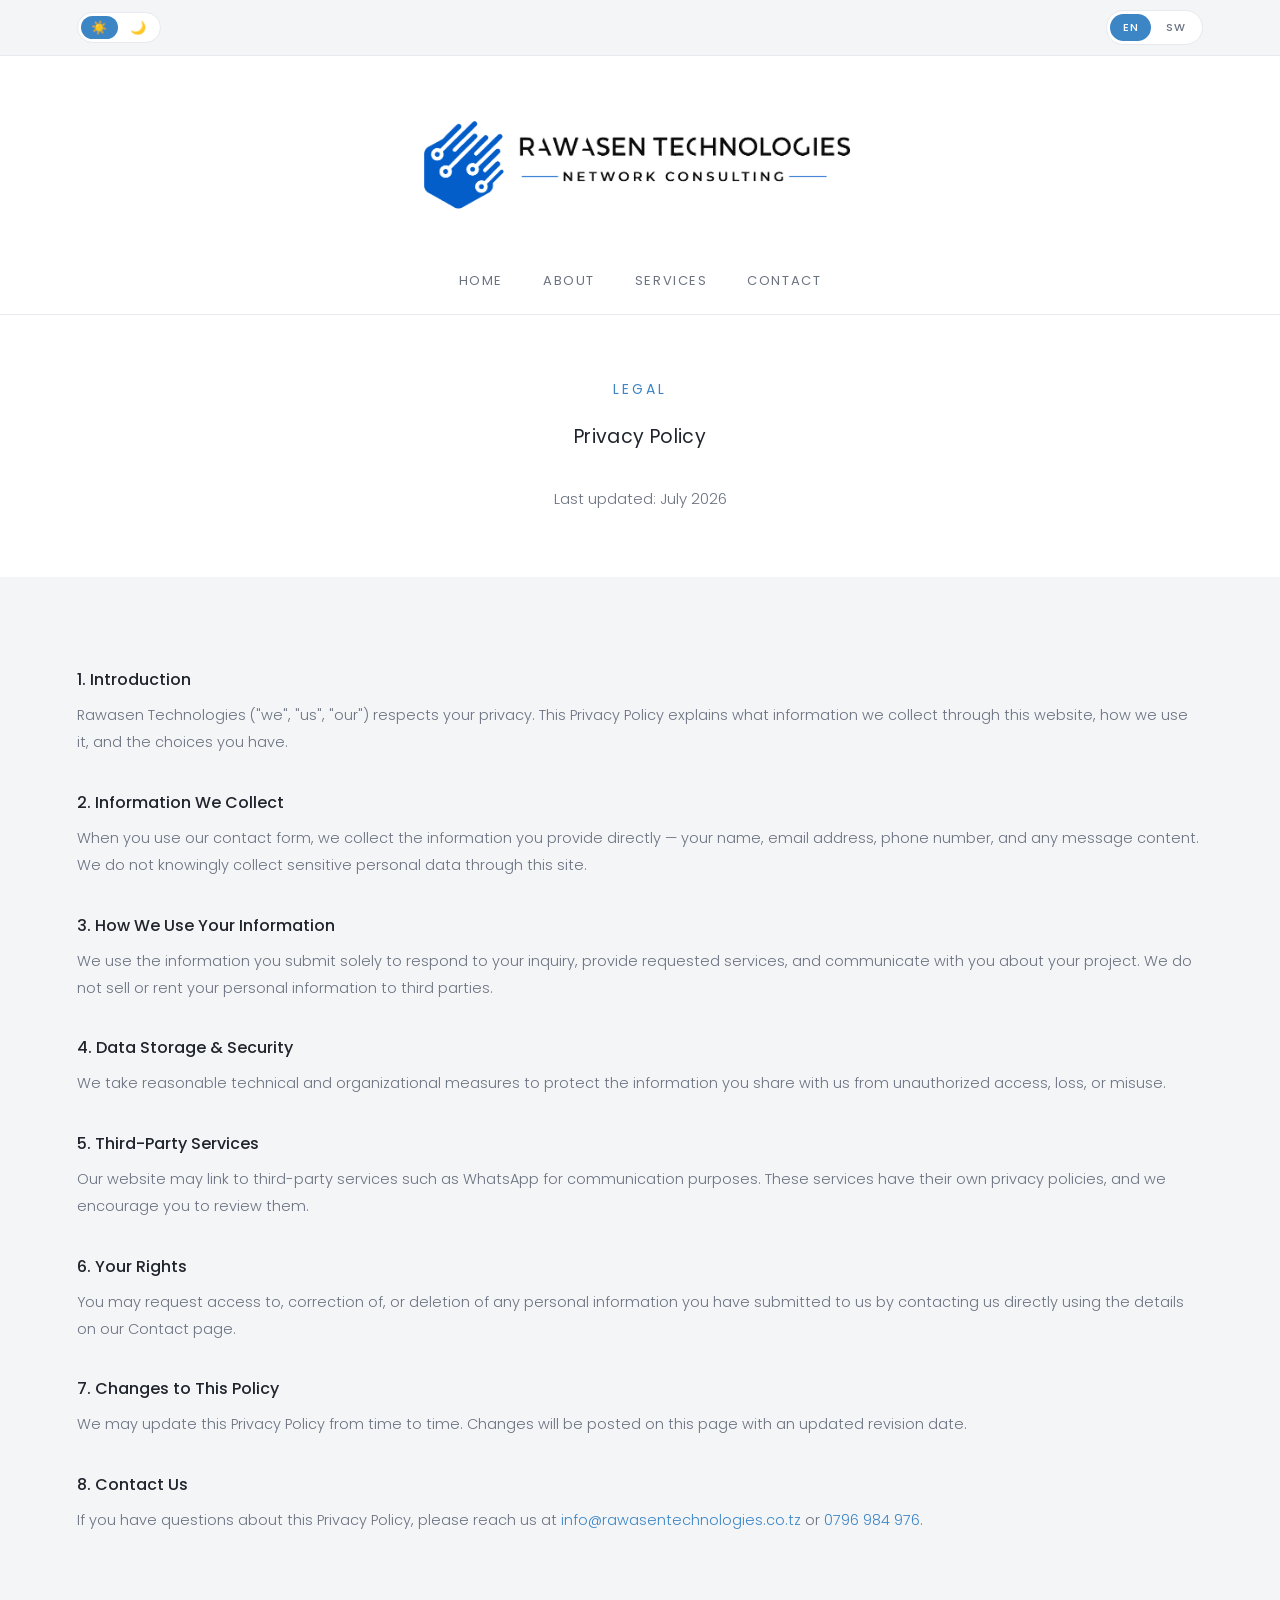
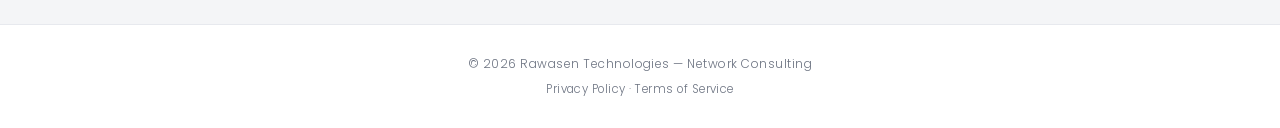
<file: privacy.html>
<!DOCTYPE html>
<html lang="en">
<head>
<meta charset="UTF-8">
<meta name="viewport" content="width=device-width, initial-scale=1.0">
<title>Privacy Policy — Rawasen Technologies</title>
<link rel="icon" type="image/png" sizes="32x32" href="favicon-32.png">
<link rel="icon" type="image/png" sizes="16x16" href="favicon-16.png">
<link rel="apple-touch-icon" href="favicon-180.png">
<link rel="preload" href="logo.png" as="image">
<link rel="preload" href="logo-dark.png" as="image">
<link rel="stylesheet" href="styles.css">
</head>
<body>

<div class="top-bar">
  <div class="theme-toggle" id="themeToggle">
    <button type="button" class="theme-btn active" data-theme-btn="light">☀️</button>
    <button type="button" class="theme-btn" data-theme-btn="dark">🌙</button>
  </div>
  <div class="lang-toggle" id="langToggle">
    <button type="button" class="lang-btn active" data-lang="en">EN</button>
    <button type="button" class="lang-btn" data-lang="sw">SW</button>
  </div>
</div>

<header class="site">
  <a href="index.html"><img class="logo" id="siteLogo" src="logo.png" data-light-src="logo.png" data-dark-src="logo-dark.png" alt="Rawasen Technologies"></a>
  <nav class="primary">
    <a href="index.html" data-sw="Nyumbani">Home</a>
    <a href="about.html" data-sw="Kuhusu">About</a>
    <div class="nav-item">
      <div class="nav-item-row">
        <a href="services.html" data-sw="Huduma">Services</a>
        <button type="button" class="submenu-toggle" aria-label="Toggle services submenu" aria-expanded="false">▾</button>
      </div>
      <div class="submenu">
        <a href="services.html#telecom" data-sw="📡 Mawasiliano">📡 Telecommunications</a>
        <a href="services.html#software" data-sw="💻 Uendelezaji wa Programu">💻 Software Development</a>
        <a href="services.html#it" data-sw="🖥️ Suluhisho za IT">🖥️ IT Solutions</a>
        <a href="services.html#security" data-sw="🛡️ Mifumo ya Ulinzi">🛡️ Security Systems</a>
      </div>
    </div>
    <a href="contact.html" data-sw="Wasiliana Nasi">Contact</a>
  </nav>
</header>

<section class="section tight">
  <p class="eyebrow" data-sw="Kisheria">Legal</p>
  <p class="lede" data-sw="Sera ya Faragha">Privacy Policy</p>
  <p class="copy" style="max-width:720px; margin:0 auto;" data-sw="Ilisasishwa mara ya mwisho: Julai 2026">Last updated: July 2026</p>
</section>

<section class="section panel">
  <div class="section-inner legal-copy">
    <h3 data-sw="1. Utangulizi">1. Introduction</h3>
    <p data-sw='Rawasen Technologies ("sisi", "yetu") inaheshimu faragha yako. Sera hii ya Faragha inaelezea taarifa tunazokusanya kupitia tovuti hii, jinsi tunavyozitumia, na chaguo ulizonazo.'>Rawasen Technologies ("we", "us", "our") respects your privacy. This
    Privacy Policy explains what information we collect through this
    website, how we use it, and the choices you have.</p>

    <h3 data-sw="2. Taarifa Tunazokusanya">2. Information We Collect</h3>
    <p data-sw="Unapotumia fomu yetu ya mawasiliano, tunakusanya taarifa unazotoa moja kwa moja — jina lako, barua pepe, namba ya simu, na maudhui ya ujumbe wowote. Hatukusanyi kwa makusudi taarifa nyeti za kibinafsi kupitia tovuti hii.">When you use our contact form, we collect the information you
    provide directly — your name, email address, phone number, and any
    message content. We do not knowingly collect sensitive personal
    data through this site.</p>

    <h3 data-sw="3. Jinsi Tunavyotumia Taarifa Zako">3. How We Use Your Information</h3>
    <p data-sw="Tunatumia taarifa unazotuma pekee kujibu maswali yako, kutoa huduma zinazoombwa, na kuwasiliana nawe kuhusu mradi wako. Hatuuzi wala kukodisha taarifa zako za kibinafsi kwa wahusika wengine.">We use the information you submit solely to respond to your
    inquiry, provide requested services, and communicate with you about
    your project. We do not sell or rent your personal information to
    third parties.</p>

    <h3 data-sw="4. Uhifadhi na Usalama wa Taarifa">4. Data Storage &amp; Security</h3>
    <p data-sw="Tunachukua hatua za busara za kiufundi na kiutawala kulinda taarifa unazotushirikisha dhidi ya uingiaji usioidhinishwa, upotevu, au matumizi mabaya.">We take reasonable technical and organizational measures to
    protect the information you share with us from unauthorized access,
    loss, or misuse.</p>

    <h3 data-sw="5. Huduma za Wahusika Wengine">5. Third-Party Services</h3>
    <p data-sw="Tovuti yetu inaweza kuunganisha na huduma za wahusika wengine kama WhatsApp kwa ajili ya mawasiliano. Huduma hizi zina sera zao za faragha, na tunakuhimiza kuzipitia.">Our website may link to third-party services such as WhatsApp for
    communication purposes. These services have their own privacy
    policies, and we encourage you to review them.</p>

    <h3 data-sw="6. Haki Zako">6. Your Rights</h3>
    <p data-sw="Unaweza kuomba kupata, kurekebisha, au kufuta taarifa zozote za kibinafsi ulizotuma kwetu kwa kuwasiliana nasi moja kwa moja ukitumia taarifa zilizopo kwenye ukurasa wetu wa Mawasiliano.">You may request access to, correction of, or deletion of any
    personal information you have submitted to us by contacting us
    directly using the details on our Contact page.</p>

    <h3 data-sw="7. Mabadiliko ya Sera Hii">7. Changes to This Policy</h3>
    <p data-sw="Tunaweza kusasisha Sera hii ya Faragha mara kwa mara. Mabadiliko yatawekwa kwenye ukurasa huu pamoja na tarehe mpya ya usasishaji.">We may update this Privacy Policy from time to time. Changes will
    be posted on this page with an updated revision date.</p>

    <h3 data-sw="8. Wasiliana Nasi">8. Contact Us</h3>
    <p><span data-sw="Kama una maswali kuhusu Sera hii ya Faragha, tafadhali wasiliana nasi kupitia">If you have questions about this Privacy Policy, please reach us
    at</span> <a href="mailto:info@rawasentechnologies.co.tz">info@rawasentechnologies.co.tz</a>
    <span data-sw="au">or</span> <a href="tel:0796984976">0796 984 976</a>.</p>
  </div>
</section>

<footer class="site">
  <span data-sw="© 2026 Rawasen Technologies — Ushauri wa Mitandao">© 2026 Rawasen Technologies — Network Consulting</span>
  <span class="footer-links">
    <a href="privacy.html" data-sw="Sera ya Faragha">Privacy Policy</a> · <a href="terms.html" data-sw="Masharti ya Huduma">Terms of Service</a>
  </span>
</footer>

<script src="menu.js"></script>
<script src="theme.js"></script>
<script src="lang.js"></script>
</body>
</html>
</file>
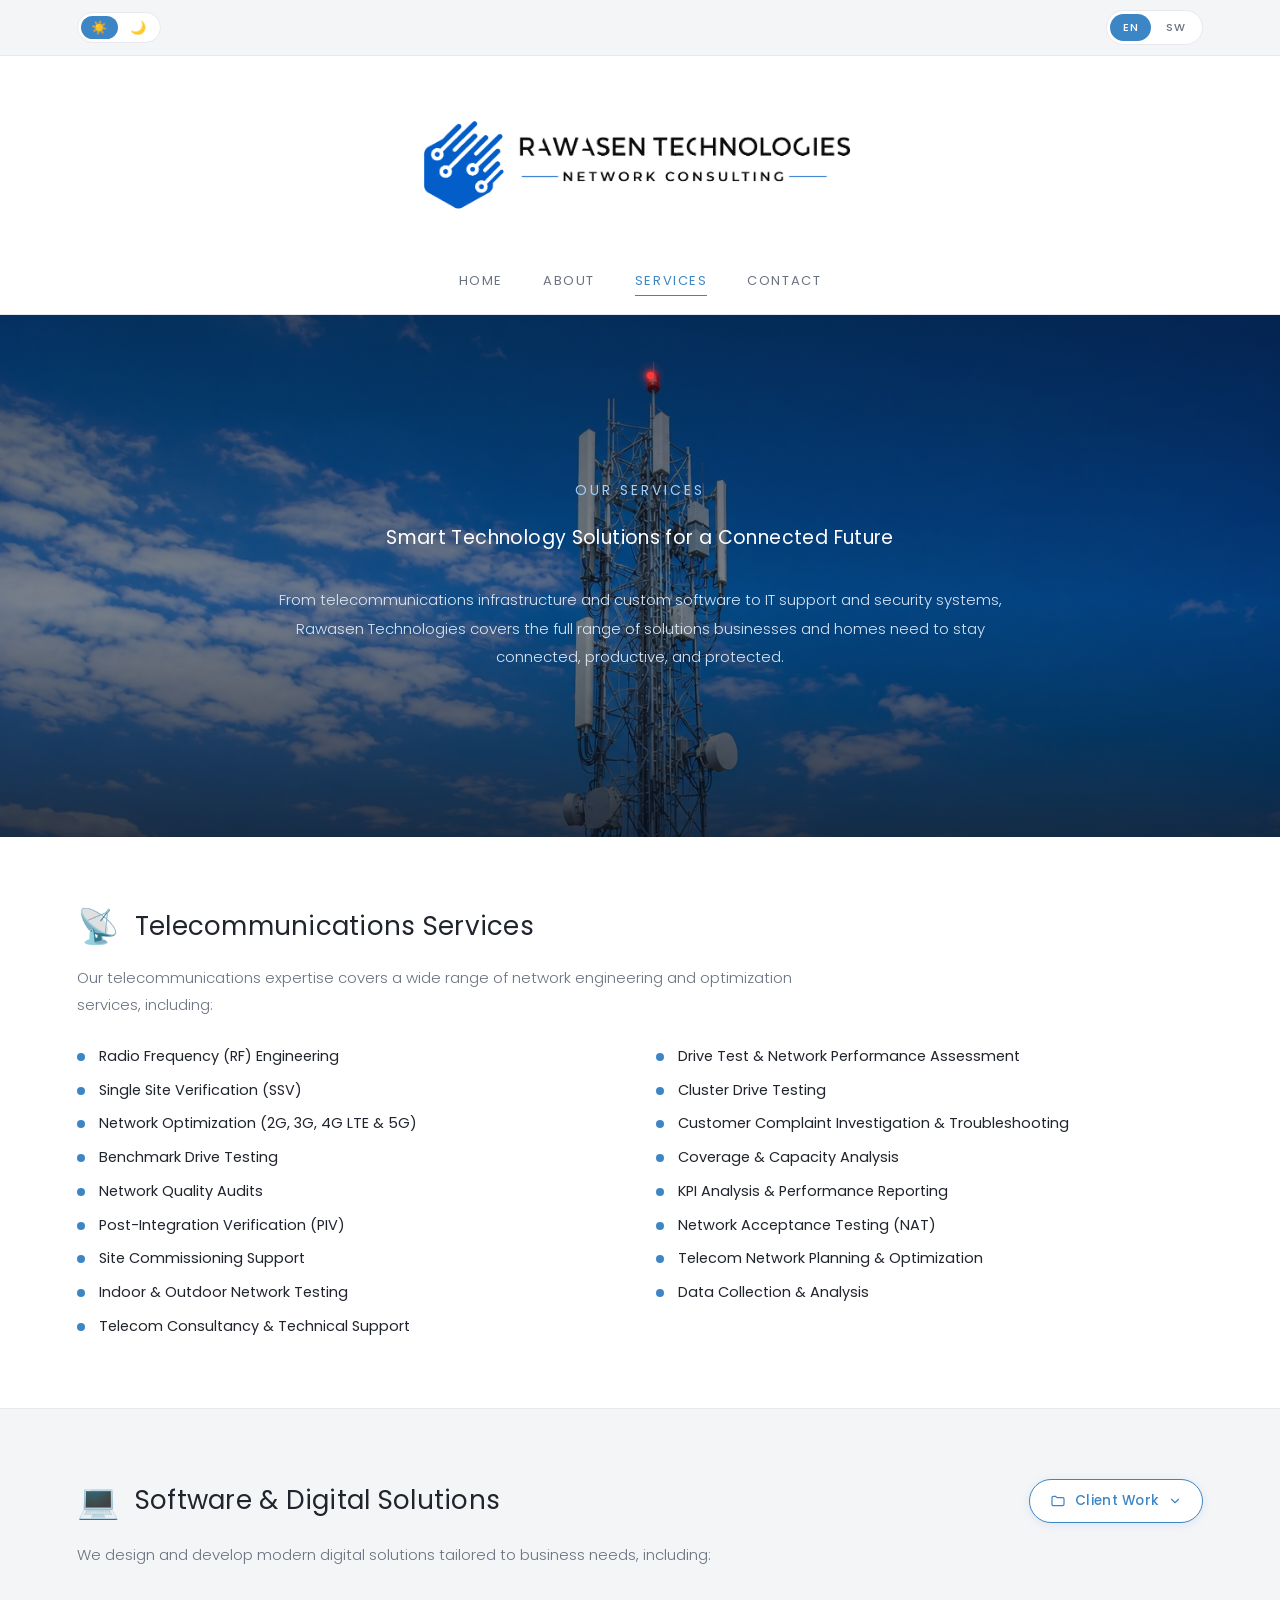
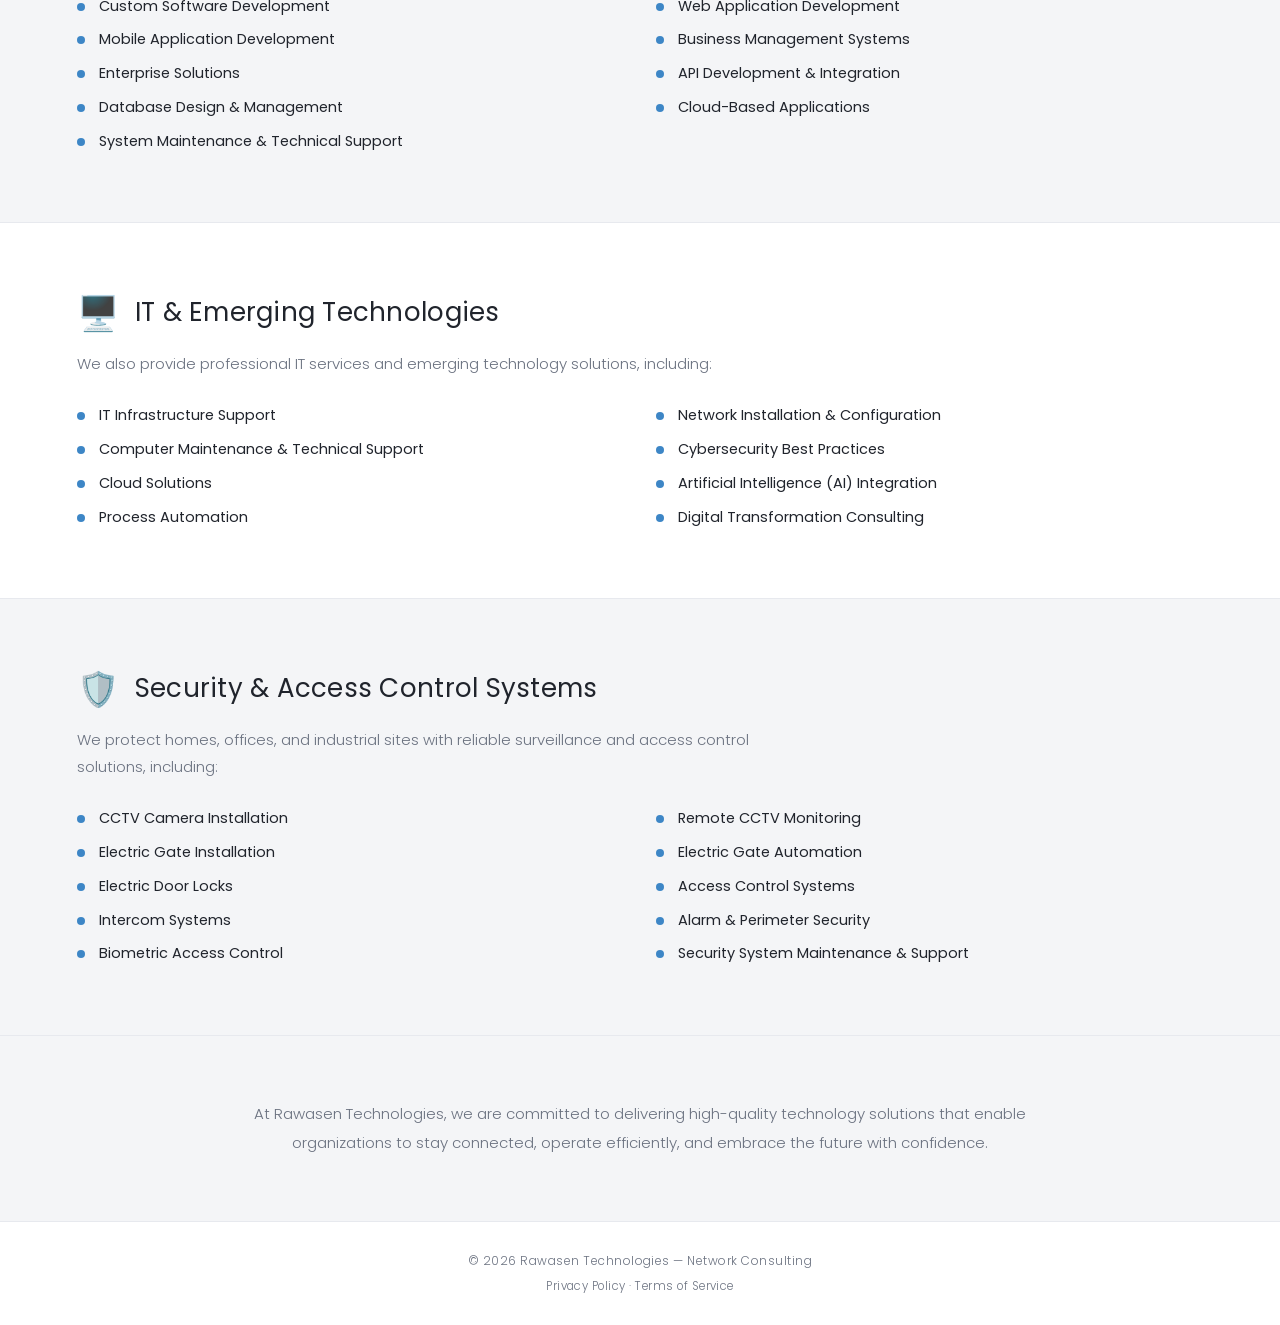
<file: services.html>
<!DOCTYPE html>
<html lang="en">
<head>
<meta charset="UTF-8">
<meta name="viewport" content="width=device-width, initial-scale=1.0">
<title>Services — Rawasen Technologies</title>
<link rel="icon" type="image/png" sizes="32x32" href="favicon-32.png">
<link rel="icon" type="image/png" sizes="16x16" href="favicon-16.png">
<link rel="apple-touch-icon" href="favicon-180.png">
<link rel="preload" href="logo.png" as="image">
<link rel="preload" href="logo-dark.png" as="image">
<link rel="stylesheet" href="styles.css">
</head>
<body>

<div class="top-bar">
  <div class="theme-toggle" id="themeToggle">
    <button type="button" class="theme-btn active" data-theme-btn="light">☀️</button>
    <button type="button" class="theme-btn" data-theme-btn="dark">🌙</button>
  </div>
  <div class="lang-toggle" id="langToggle">
    <button type="button" class="lang-btn active" data-lang="en">EN</button>
    <button type="button" class="lang-btn" data-lang="sw">SW</button>
  </div>
</div>

<header class="site">
  <a href="index.html"><img class="logo" id="siteLogo" src="logo.png" data-light-src="logo.png" data-dark-src="logo-dark.png" alt="Rawasen Technologies"></a>
  <nav class="primary">
    <a href="index.html" data-sw="Nyumbani">Home</a>
    <a href="about.html" data-sw="Kuhusu">About</a>
    <div class="nav-item">
      <div class="nav-item-row">
        <a href="services.html" aria-current="page" data-sw="Huduma">Services</a>
        <button type="button" class="submenu-toggle" aria-label="Toggle services submenu" aria-expanded="false">▾</button>
      </div>
      <div class="submenu">
        <a href="services.html#telecom" data-sw="📡 Mawasiliano">📡 Telecommunications</a>
        <a href="services.html#software" data-sw="💻 Uendelezaji wa Programu">💻 Software Development</a>
        <a href="services.html#it" data-sw="🖥️ Suluhisho za IT">🖥️ IT Solutions</a>
        <a href="services.html#security" data-sw="🛡️ Mifumo ya Ulinzi">🛡️ Security Systems</a>
      </div>
    </div>
    <a href="contact.html" data-sw="Wasiliana Nasi">Contact</a>
  </nav>
</header>

<section class="section tight services-hero">
  <span class="beacon" id="sBeacon0" aria-hidden="true"></span>
  <span class="beacon" id="sBeacon1" aria-hidden="true"></span>
  <span class="beacon" id="sBeacon2" aria-hidden="true"></span>
  <span class="beacon" id="sBeacon3" aria-hidden="true"></span>
  <p class="eyebrow" data-sw="Huduma Zetu">Our Services</p>
  <p class="lede" data-sw="Suluhisho Mahiri za Kiteknolojia kwa Mustakabali Ulioungana">Smart Technology Solutions for a Connected Future</p>
  <p class="copy" data-sw="Kuanzia miundombinu ya mawasiliano na programu maalum hadi msaada wa IT na mifumo ya ulinzi, Rawasen Technologies inatoa suluhisho zote biashara na nyumba zinazohitaji ili kubaki zikiwa zimeunganika, zenye tija, na salama.">
    From telecommunications infrastructure and custom software to IT
    support and security systems, Rawasen Technologies covers the full
    range of solutions businesses and homes need to stay connected,
    productive, and protected.
  </p>
</section>

<section class="service-block" id="telecom">
  <div class="service-block-inner">
    <div class="service-head">
      <span class="service-icon">📡</span>
      <h2 data-sw="Huduma za Mawasiliano">Telecommunications Services</h2>
    </div>
    <p class="service-intro" data-sw="Utaalamu wetu wa mawasiliano unajumuisha huduma mbalimbali za uhandisi na uboreshaji wa mtandao, ikiwemo:">
      Our telecommunications expertise covers a wide range of network
      engineering and optimization services, including:
    </p>
    <ul class="service-list">
      <li data-sw="Uhandisi wa Masafa ya Redio (RF)">Radio Frequency (RF) Engineering</li>
      <li data-sw="Upimaji wa Mtandao na Tathmini ya Utendaji">Drive Test &amp; Network Performance Assessment</li>
      <li data-sw="Uthibitishaji wa Eneo Moja (SSV)">Single Site Verification (SSV)</li>
      <li data-sw="Upimaji wa Kundi la Maeneo">Cluster Drive Testing</li>
      <li data-sw="Uboreshaji wa Mtandao (2G, 3G, 4G LTE & 5G)">Network Optimization (2G, 3G, 4G LTE &amp; 5G)</li>
      <li data-sw="Uchunguzi na Utatuzi wa Malalamiko ya Wateja">Customer Complaint Investigation &amp; Troubleshooting</li>
      <li data-sw="Upimaji wa Kulinganisha">Benchmark Drive Testing</li>
      <li data-sw="Uchambuzi wa Mfikio na Uwezo">Coverage &amp; Capacity Analysis</li>
      <li data-sw="Ukaguzi wa Ubora wa Mtandao">Network Quality Audits</li>
      <li data-sw="Uchambuzi wa KPI na Utoaji Taarifa za Utendaji">KPI Analysis &amp; Performance Reporting</li>
      <li data-sw="Uthibitishaji Baada ya Uunganishaji (PIV)">Post-Integration Verification (PIV)</li>
      <li data-sw="Upimaji wa Ukubalifu wa Mtandao (NAT)">Network Acceptance Testing (NAT)</li>
      <li data-sw="Msaada wa Uzinduzi wa Maeneo">Site Commissioning Support</li>
      <li data-sw="Upangaji na Uboreshaji wa Mtandao wa Mawasiliano">Telecom Network Planning &amp; Optimization</li>
      <li data-sw="Upimaji wa Mtandao Ndani na Nje">Indoor &amp; Outdoor Network Testing</li>
      <li data-sw="Ukusanyaji na Uchambuzi wa Takwimu">Data Collection &amp; Analysis</li>
      <li data-sw="Ushauri wa Mawasiliano na Msaada wa Kiufundi">Telecom Consultancy &amp; Technical Support</li>
    </ul>
  </div>
</section>

<section class="service-block alt" id="software">
  <div class="service-block-inner">
    <div class="service-head service-head-split">
      <div class="service-head-title">
        <span class="service-icon">💻</span>
        <h2 data-sw="Programu na Suluhisho za Kidijitali">Software &amp; Digital Solutions</h2>
      </div>
      <button type="button" class="client-work-pill" id="clientWorkToggle" aria-expanded="false" aria-controls="clientWorkGrid">
        <svg class="cw-icon" viewBox="0 0 24 24" fill="none" stroke="currentColor" stroke-width="1.8" stroke-linecap="round" stroke-linejoin="round"><path d="M3 7a2 2 0 0 1 2-2h3.5l2 2H19a2 2 0 0 1 2 2v8a2 2 0 0 1-2 2H5a2 2 0 0 1-2-2V7z"/></svg>
        <span class="cw-label cw-label-closed" data-sw="Kazi za Wateja">Client Work</span>
        <span class="cw-label cw-label-open" data-sw="Ficha Kazi za Wateja">Hide Client Work</span>
        <svg class="cw-chevron" viewBox="0 0 24 24" fill="none" stroke="currentColor" stroke-width="2" stroke-linecap="round" stroke-linejoin="round"><path d="M6 9l6 6 6-6"/></svg>
      </button>
    </div>
    <p class="service-intro" data-sw="Tunabuni na kutengeneza suluhisho za kisasa za kidijitali zinazokidhi mahitaji ya biashara, ikiwemo:">
      We design and develop modern digital solutions tailored to
      business needs, including:
    </p>
    <ul class="service-list">
      <li data-sw="Utengenezaji wa Programu Maalum">Custom Software Development</li>
      <li data-sw="Utengenezaji wa Programu za Wavuti">Web Application Development</li>
      <li data-sw="Utengenezaji wa Programu za Simu">Mobile Application Development</li>
      <li data-sw="Mifumo ya Usimamizi wa Biashara">Business Management Systems</li>
      <li data-sw="Suluhisho za Taasisi Kubwa">Enterprise Solutions</li>
      <li data-sw="Utengenezaji na Uunganishaji wa API">API Development &amp; Integration</li>
      <li data-sw="Ubunifu na Usimamizi wa Hifadhidata">Database Design &amp; Management</li>
      <li data-sw="Programu za Mfumo wa Wingu (Cloud)">Cloud-Based Applications</li>
      <li data-sw="Matengenezo ya Mfumo na Msaada wa Kiufundi">System Maintenance &amp; Technical Support</li>
    </ul>

    <div class="project-grid project-grid-single" id="clientWorkGrid">

      <div class="project-card">
        <div class="project-browser">
          <div class="project-browser-bar">
            <span class="project-dot r"></span>
            <span class="project-dot y"></span>
            <span class="project-dot g"></span>
            <span class="project-url">rawasenmunisi.com/machamestate</span>
          </div>
          <div class="project-preview project-preview-logo">
            <img src="mascol-logo.png" alt="MASCOL — Machame State Company Limited">
          </div>
        </div>
        <div class="project-body">
          <h3 data-sw="MASCOL — Ufuatiliaji wa Mizigo">MASCOL — Shipment Tracking</h3>
          <p data-sw="Tovuti ya kampuni ya usafirishaji (Machame State Company Limited) yenye mfumo wa ufuatiliaji wa mizigo wa moja kwa moja uliojengwa kwa Firebase, dashibodi salama za wateja na wasimamizi, pamoja na msaada kamili wa lugha mbili.">A logistics company website (Machame State Company Limited) with a real-time shipment tracking system built on Firebase, secure customer and admin dashboards, and full bilingual support.</p>
          <div class="project-tags">
            <span class="project-tag" data-sw="Firebase">Firebase</span>
            <span class="project-tag" data-sw="Ufuatiliaji wa Moja kwa Moja">Real-time Tracking</span>
            <span class="project-tag" data-sw="Lugha Mbili">Bilingual</span>
          </div>
          <a class="project-visit" href="https://rawasenmunisi.com/machamestate/" target="_blank" rel="noopener"><span data-sw="Tembelea Site">Visit Site</span> →</a>
        </div>
      </div>

    </div>
  </div>
</section>

<section class="service-block" id="it">
  <div class="service-block-inner">
    <div class="service-head">
      <span class="service-icon">🖥️</span>
      <h2 data-sw="IT na Teknolojia Zinazoibuka">IT &amp; Emerging Technologies</h2>
    </div>
    <p class="service-intro" data-sw="Pia tunatoa huduma za kitaalamu za IT na suluhisho za teknolojia zinazoibuka, ikiwemo:">
      We also provide professional IT services and emerging technology
      solutions, including:
    </p>
    <ul class="service-list">
      <li data-sw="Msaada wa Miundombinu ya IT">IT Infrastructure Support</li>
      <li data-sw="Usanikishaji na Usanidi wa Mtandao">Network Installation &amp; Configuration</li>
      <li data-sw="Matengenezo ya Kompyuta na Msaada wa Kiufundi">Computer Maintenance &amp; Technical Support</li>
      <li data-sw="Mbinu Bora za Usalama wa Mtandao">Cybersecurity Best Practices</li>
      <li data-sw="Suluhisho za Wingu (Cloud)">Cloud Solutions</li>
      <li data-sw="Uunganishaji wa Akili Bandia (AI)">Artificial Intelligence (AI) Integration</li>
      <li data-sw="Uwekaji wa Mifumo ya Kiotomatiki">Process Automation</li>
      <li data-sw="Ushauri wa Mageuzi ya Kidijitali">Digital Transformation Consulting</li>
    </ul>
  </div>
</section>

<section class="service-block alt" id="security">
  <div class="service-block-inner">
    <div class="service-head">
      <span class="service-icon">🛡️</span>
      <h2 data-sw="Mifumo ya Ulinzi na Udhibiti wa Uingiaji">Security &amp; Access Control Systems</h2>
    </div>
    <p class="service-intro" data-sw="Tunalinda nyumba, ofisi, na maeneo ya viwanda kwa suluhisho za kuaminika za ufuatiliaji na udhibiti wa uingiaji, ikiwemo:">
      We protect homes, offices, and industrial sites with reliable
      surveillance and access control solutions, including:
    </p>
    <ul class="service-list">
      <li data-sw="Usanikishaji wa Kamera za CCTV">CCTV Camera Installation</li>
      <li data-sw="Ufuatiliaji wa CCTV kwa Mbali">Remote CCTV Monitoring</li>
      <li data-sw="Usanikishaji wa Malango ya Umeme">Electric Gate Installation</li>
      <li data-sw="Uwekaji wa Mfumo wa Kiotomatiki wa Malango ya Umeme">Electric Gate Automation</li>
      <li data-sw="Vitasa vya Umeme vya Milango">Electric Door Locks</li>
      <li data-sw="Mifumo ya Udhibiti wa Uingiaji">Access Control Systems</li>
      <li data-sw="Mifumo ya Intercom">Intercom Systems</li>
      <li data-sw="Kengele za Tahadhari na Ulinzi wa Mzunguko">Alarm &amp; Perimeter Security</li>
      <li data-sw="Udhibiti wa Uingiaji kwa Alama za Kibayolojia (Biometric)">Biometric Access Control</li>
      <li data-sw="Matengenezo na Msaada wa Mfumo wa Ulinzi">Security System Maintenance &amp; Support</li>
    </ul>
  </div>
</section>

<section class="section panel tight" style="text-align:center;">
  <p class="copy" style="max-width:820px;" data-sw="Katika Rawasen Technologies, tumejitolea kutoa suluhisho za kiteknolojia za ubora wa hali ya juu zinazowezesha taasisi kubaki zikiwa zimeunganika, kufanya kazi kwa ufanisi, na kukumbatia mustakabali kwa ujasiri.">
    At Rawasen Technologies, we are committed to delivering high-quality
    technology solutions that enable organizations to stay connected,
    operate efficiently, and embrace the future with confidence.
  </p>
</section>

<footer class="site">
  <span data-sw="© 2026 Rawasen Technologies — Ushauri wa Mitandao">© 2026 Rawasen Technologies — Network Consulting</span>
  <span class="footer-links">
    <a href="privacy.html" data-sw="Sera ya Faragha">Privacy Policy</a> · <a href="terms.html" data-sw="Masharti ya Huduma">Terms of Service</a>
  </span>
</footer>

<script src="menu.js"></script>
<script src="theme.js"></script>
<script src="lang.js"></script>
<script>
(function(){
  var toggle = document.getElementById('clientWorkToggle');
  var grid = document.getElementById('clientWorkGrid');
  if(!toggle || !grid) return;
  toggle.addEventListener('click', function(){
    var isOpen = grid.classList.toggle('open');
    toggle.classList.toggle('open', isOpen);
    toggle.setAttribute('aria-expanded', isOpen ? 'true' : 'false');
    if(isOpen){ grid.scrollIntoView({ behavior:'smooth', block:'nearest' }); }
  });
})();
</script>
<script>
(function(){
  var hero = document.querySelector('.services-hero');
  var dots = [
    document.getElementById('sBeacon0'),
    document.getElementById('sBeacon1'),
    document.getElementById('sBeacon2'),
    document.getElementById('sBeacon3')
  ];
  if(!hero || !dots[0]) return;

  var IMG_W_DESKTOP = 1536, IMG_H_DESKTOP = 1024;
  var IMG_W_MOBILE = 760, IMG_H_MOBILE = 1024;
  var LIGHTS = {
    desktop: {
      light: [
        { x: 781, y: 73 }
      ],
      dark: [
        { x: 782, y: 70 },
        { x: 685, y: 835 },
        { x: 773, y: 837 },
        { x: 877, y: 837 }
      ]
    },
    mobile: {
      light: [
        { x: 384, y: 81 }
      ],
      dark: [
        { x: 387, y: 79 },
        { x: 290, y: 835 },
        { x: 378, y: 837 },
        { x: 482, y: 837 }
      ]
    }
  };

  function position(){
    var isDark = document.documentElement.getAttribute('data-theme') === 'dark';
    var isMobile = window.innerWidth <= 760;
    var IMG_W = isMobile ? IMG_W_MOBILE : IMG_W_DESKTOP;
    var IMG_H = isMobile ? IMG_H_MOBILE : IMG_H_DESKTOP;
    var lights = (isMobile ? LIGHTS.mobile : LIGHTS.desktop)[isDark ? 'dark' : 'light'];
    var rect = hero.getBoundingClientRect();
    var containerW = rect.width, containerH = rect.height;
    if(containerW <= 0 || containerH <= 0) return;
    var scale = Math.max(containerW / IMG_W, containerH / IMG_H);
    var dispW = IMG_W * scale, dispH = IMG_H * scale;
    var offsetX = (dispW - containerW) / 2;
    var offsetY = 0; // background-position: center TOP

    dots.forEach(function(dot, i){
      var l = lights[i];
      if(!l){ dot.style.visibility = 'hidden'; return; }
      var x = (l.x * scale) - offsetX;
      var y = (l.y * scale) - offsetY;
      dot.style.left = x + 'px';
      dot.style.top = y + 'px';
      dot.style.animationDelay = (i * 0.35) + 's';
      dot.style.visibility = 'visible';
    });
  }

  position();
  window.addEventListener('resize', position);
  new MutationObserver(position).observe(document.documentElement, { attributes:true, attributeFilter:['data-theme'] });
})();
</script>
</body>
</html>
</file>
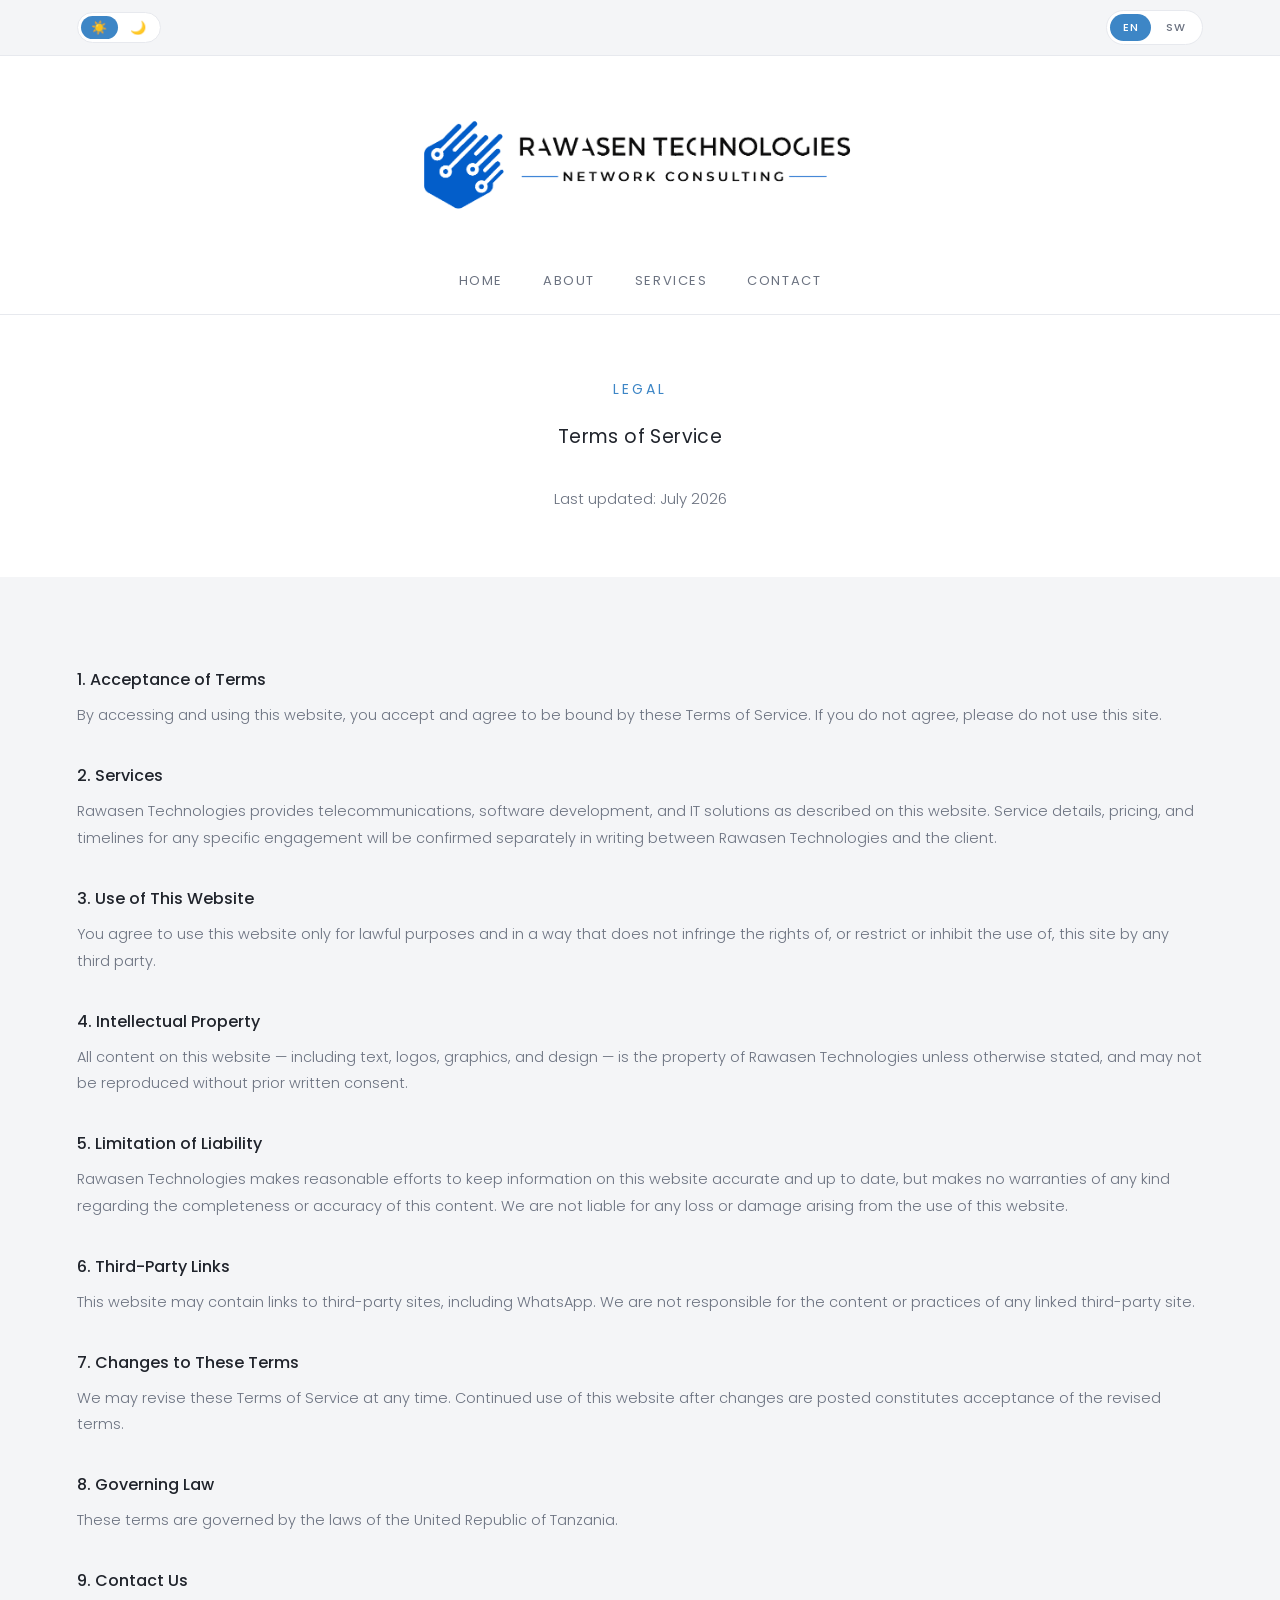
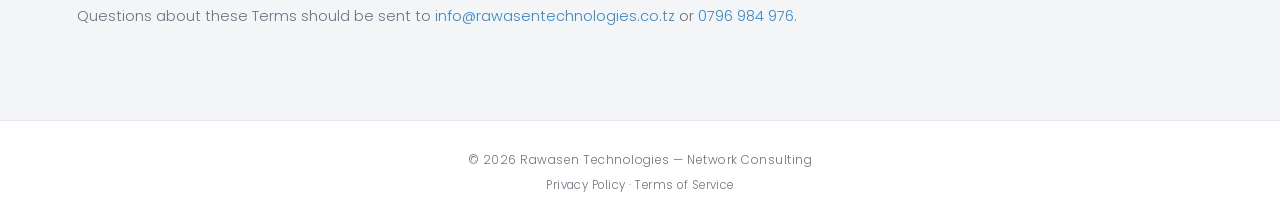
<file: terms.html>
<!DOCTYPE html>
<html lang="en">
<head>
<meta charset="UTF-8">
<meta name="viewport" content="width=device-width, initial-scale=1.0">
<title>Terms of Service — Rawasen Technologies</title>
<link rel="icon" type="image/png" sizes="32x32" href="favicon-32.png">
<link rel="icon" type="image/png" sizes="16x16" href="favicon-16.png">
<link rel="apple-touch-icon" href="favicon-180.png">
<link rel="preload" href="logo.png" as="image">
<link rel="preload" href="logo-dark.png" as="image">
<link rel="stylesheet" href="styles.css">
</head>
<body>

<div class="top-bar">
  <div class="theme-toggle" id="themeToggle">
    <button type="button" class="theme-btn active" data-theme-btn="light">☀️</button>
    <button type="button" class="theme-btn" data-theme-btn="dark">🌙</button>
  </div>
  <div class="lang-toggle" id="langToggle">
    <button type="button" class="lang-btn active" data-lang="en">EN</button>
    <button type="button" class="lang-btn" data-lang="sw">SW</button>
  </div>
</div>

<header class="site">
  <a href="index.html"><img class="logo" id="siteLogo" src="logo.png" data-light-src="logo.png" data-dark-src="logo-dark.png" alt="Rawasen Technologies"></a>
  <nav class="primary">
    <a href="index.html" data-sw="Nyumbani">Home</a>
    <a href="about.html" data-sw="Kuhusu">About</a>
    <div class="nav-item">
      <div class="nav-item-row">
        <a href="services.html" data-sw="Huduma">Services</a>
        <button type="button" class="submenu-toggle" aria-label="Toggle services submenu" aria-expanded="false">▾</button>
      </div>
      <div class="submenu">
        <a href="services.html#telecom" data-sw="📡 Mawasiliano">📡 Telecommunications</a>
        <a href="services.html#software" data-sw="💻 Uendelezaji wa Programu">💻 Software Development</a>
        <a href="services.html#it" data-sw="🖥️ Suluhisho za IT">🖥️ IT Solutions</a>
        <a href="services.html#security" data-sw="🛡️ Mifumo ya Ulinzi">🛡️ Security Systems</a>
      </div>
    </div>
    <a href="contact.html" data-sw="Wasiliana Nasi">Contact</a>
  </nav>
</header>

<section class="section tight">
  <p class="eyebrow" data-sw="Kisheria">Legal</p>
  <p class="lede" data-sw="Masharti ya Huduma">Terms of Service</p>
  <p class="copy" style="max-width:720px; margin:0 auto;" data-sw="Ilisasishwa mara ya mwisho: Julai 2026">Last updated: July 2026</p>
</section>

<section class="section panel">
  <div class="section-inner legal-copy">
    <h3 data-sw="1. Ukubalifu wa Masharti">1. Acceptance of Terms</h3>
    <p data-sw="Kwa kutumia tovuti hii, unakubali na kukubaliana kufungwa na Masharti haya ya Huduma. Kama hukubaliani, tafadhali usitumie tovuti hii.">By accessing and using this website, you accept and agree to be
    bound by these Terms of Service. If you do not agree, please do not
    use this site.</p>

    <h3 data-sw="2. Huduma">2. Services</h3>
    <p data-sw="Rawasen Technologies inatoa huduma za mawasiliano, uendelezaji wa programu, na suluhisho za IT kama ilivyoelezwa kwenye tovuti hii. Maelezo ya huduma, bei, na muda kwa mradi wowote maalum yatathibitishwa kando kwa maandishi kati ya Rawasen Technologies na mteja.">Rawasen Technologies provides telecommunications, software
    development, and IT solutions as described on this website. Service
    details, pricing, and timelines for any specific engagement will be
    confirmed separately in writing between Rawasen Technologies and the
    client.</p>

    <h3 data-sw="3. Matumizi ya Tovuti Hii">3. Use of This Website</h3>
    <p data-sw="Unakubali kutumia tovuti hii kwa madhumuni halali tu na kwa namna isiyokiuka haki za, au kuzuia matumizi ya, tovuti hii na wahusika wengine.">You agree to use this website only for lawful purposes and in a
    way that does not infringe the rights of, or restrict or inhibit the
    use of, this site by any third party.</p>

    <h3 data-sw="4. Haki Miliki">4. Intellectual Property</h3>
    <p data-sw="Maudhui yote kwenye tovuti hii — ikiwemo maandishi, nembo, michoro, na muundo — ni mali ya Rawasen Technologies isipokuwa imeelezwa vinginevyo, na hairuhusiwi kunakiliwa bila idhini ya maandishi ya awali.">All content on this website — including text, logos, graphics,
    and design — is the property of Rawasen Technologies unless
    otherwise stated, and may not be reproduced without prior written
    consent.</p>

    <h3 data-sw="5. Ukomo wa Dhima">5. Limitation of Liability</h3>
    <p data-sw="Rawasen Technologies inafanya juhudi za busara kuhakikisha taarifa kwenye tovuti hii ni sahihi na za kisasa, lakini haitoi dhamana yoyote kuhusu ukamilifu au usahihi wa maudhui haya. Hatuwajibiki kwa hasara au uharibifu wowote unaotokana na matumizi ya tovuti hii.">Rawasen Technologies makes reasonable efforts to keep information
    on this website accurate and up to date, but makes no warranties of
    any kind regarding the completeness or accuracy of this content. We
    are not liable for any loss or damage arising from the use of this
    website.</p>

    <h3 data-sw="6. Viungo vya Wahusika Wengine">6. Third-Party Links</h3>
    <p data-sw="Tovuti hii inaweza kuwa na viungo vya tovuti za wahusika wengine, ikiwemo WhatsApp. Hatuwajibiki kwa maudhui au taratibu za tovuti yoyote ya wahusika wengine iliyounganishwa.">This website may contain links to third-party sites, including
    WhatsApp. We are not responsible for the content or practices of any
    linked third-party site.</p>

    <h3 data-sw="7. Mabadiliko ya Masharti Haya">7. Changes to These Terms</h3>
    <p data-sw="Tunaweza kubadilisha Masharti haya ya Huduma wakati wowote. Kuendelea kutumia tovuti hii baada ya mabadiliko kuwekwa kunamaanisha kukubali masharti yaliyorekebishwa.">We may revise these Terms of Service at any time. Continued use
    of this website after changes are posted constitutes acceptance of
    the revised terms.</p>

    <h3 data-sw="8. Sheria Inayotumika">8. Governing Law</h3>
    <p data-sw="Masharti haya yanaongozwa na sheria za Jamhuri ya Muungano wa Tanzania.">These terms are governed by the laws of the United Republic of
    Tanzania.</p>

    <h3 data-sw="9. Wasiliana Nasi">9. Contact Us</h3>
    <p><span data-sw="Maswali kuhusu Masharti haya yatumwe">Questions about these Terms should be sent to</span>
    <a href="mailto:info@rawasentechnologies.co.tz">info@rawasentechnologies.co.tz</a>
    <span data-sw="au">or</span> <a href="tel:0796984976">0796 984 976</a>.</p>
  </div>
</section>

<footer class="site">
  <span data-sw="© 2026 Rawasen Technologies — Ushauri wa Mitandao">© 2026 Rawasen Technologies — Network Consulting</span>
  <span class="footer-links">
    <a href="privacy.html" data-sw="Sera ya Faragha">Privacy Policy</a> · <a href="terms.html" data-sw="Masharti ya Huduma">Terms of Service</a>
  </span>
</footer>

<script src="menu.js"></script>
<script src="theme.js"></script>
<script src="lang.js"></script>
</body>
</html>
</file>
<file: styles.css>
/* Rawasen Technologies — shared styles */
@import url('https://fonts.googleapis.com/css2?family=Poppins:wght@300;400;500;600&display=swap');

:root{
  --white:#ffffff;
  --ink:#20242c;
  --muted:#6b7280;
  --blue:#3D86C6;
  --blue-deep:#0F1E33;
  --blue-mid:#1A3A5C;
  --line:#e7e9ee;
  --panel:#F4F5F7;
  --max:1180px;
}

[data-theme="dark"]{
  --white:#0a1128;
  --ink:#eef1f6;
  --muted:#93a0b3;
  --blue:#57a2e6;
  --blue-deep:#0b1520;
  --blue-mid:#79b3ea;
  --line:#22314f;
  --panel:#0f1e33;
}

html{ background:var(--white); transition:background-color .25s; }
body{ transition:background-color .25s, color .25s; }

*{ box-sizing:border-box; }
html{ scroll-behavior:smooth; }
body{
  margin:0;
  font-family:'Poppins', sans-serif;
  font-weight:300;
  color:var(--ink);
  background:var(--white);
  -webkit-font-smoothing:antialiased;
}
img{ max-width:100%; display:block; }
a{ color:inherit; text-decoration:none; }

/* ---- Header ---- */
header.site{
  padding:28px 6vw 0;
  text-align:center;
  border-bottom:1px solid var(--line);
  position:relative;
}

/* ---- Top utility bar (theme + language toggles) ---- */
.top-bar{
  display:flex;
  justify-content:space-between;
  align-items:center;
  padding:10px 6vw;
  background:var(--panel);
  border-bottom:1px solid var(--line);
}
.theme-toggle,
.lang-toggle{
  display:inline-flex;
  gap:2px;
  background:var(--white);
  border:1px solid var(--line);
  border-radius:20px;
  padding:3px;
}
.lang-btn,
.theme-btn{
  border:none;
  background:transparent;
  padding:5px 13px;
  font-size:11px;
  letter-spacing:0.08em;
  font-weight:500;
  color:var(--muted);
  border-radius:16px;
  cursor:pointer;
  font-family:'Poppins', sans-serif;
  transition:background .2s, color .2s;
}
.theme-btn{ font-size:13px; padding:5px 10px; line-height:1; }
.lang-btn.active,
.theme-btn.active{ background:var(--blue); color:#fff; }
@media (max-width:760px){
  .top-bar{ padding:8px 6vw; }
  .theme-btn{ padding:4px 7px; font-size:11px; }
  .lang-btn{ padding:4px 9px; font-size:10px; }
}
header.site .logo{
  display:inline-block;
  width:clamp(360px, 38vw, 560px);
  margin:0 auto;
}
nav.primary{
  margin-top:18px;
  display:flex;
  justify-content:center;
  align-items:center;
  gap:40px;
  padding-bottom:18px;
}
nav.primary .nav-item{
  display:flex;
  align-items:center;
}
nav.primary .nav-item-row{
  display:flex;
  align-items:center;
  gap:3px;
}

@media (max-width:760px){
  header.site{
    display:flex; flex-direction:column; align-items:center;
    text-align:center; padding:20px 5vw 0; position:relative;
  }
  header.site .logo{ width:190px; margin-bottom:2px; }

  nav.primary{
    display:flex;
    flex-wrap:wrap;
    justify-content:center;
    align-items:center;
    gap:8px 20px;
    padding:14px 4vw 18px;
    margin-top:2px;
  }
  nav.primary a{
    padding:4px 0;
    width:auto;
    border-bottom:1px solid transparent;
    font-size:11.5px;
  }

  /* Services item + tap-open dropdown (mobile) */
  nav.primary .nav-item{ position:relative; }
  nav.primary .nav-item-row{
    display:flex; align-items:center; gap:3px;
  }
  nav.primary .nav-item-row a{ border-bottom:1px solid transparent; }
  .submenu-toggle{
    background:none; border:none; color:var(--muted);
    font-size:9px; padding:4px 2px; cursor:pointer;
    line-height:1;
    transition:transform .25s, color .2s;
  }
  .submenu-toggle.open{ transform:rotate(180deg); color:var(--blue); }
  .submenu{
    display:none;
    position:absolute; top:100%; left:50%;
    transform:translateX(-50%);
    flex-direction:column;
    background:var(--white);
    border:1px solid var(--line);
    border-radius:8px;
    box-shadow:0 14px 30px rgba(0,0,0,0.16);
    padding:8px 16px;
    margin-top:10px;
    min-width:215px;
    z-index:30;
    gap:2px;
  }
  .submenu.open{ display:flex; }
  .submenu a{
    padding:8px 2px !important;
    border-bottom:none !important;
    font-size:11.5px !important;
    letter-spacing:0.05em !important;
    color:var(--muted);
    text-align:left;
    white-space:nowrap;
  }
  .submenu a:hover{ color:var(--blue); }
}
@media (min-width:761px){
  .submenu-toggle{ display:none; }
  .submenu{ display:none !important; }
}
nav.primary a{
  font-size:13px;
  letter-spacing:0.12em;
  text-transform:uppercase;
  color:var(--muted);
  font-weight:400;
  transition:color .2s;
  padding-bottom:4px;
  border-bottom:1px solid transparent;
}
nav.primary a:hover,
nav.primary a[aria-current="page"]{
  color:var(--blue);
  border-bottom-color:var(--blue);
}

/* ---- Hero ---- */
.hero{
  position:relative;
  min-height:72vh;
  display:flex;
  align-items:flex-end;
  background:
    linear-gradient(90deg, rgba(6,12,24,0.55) 0%, rgba(6,12,24,0.35) 38%, rgba(6,12,24,0.08) 62%, rgba(6,12,24,0.18) 100%),
    linear-gradient(0deg, rgba(6,12,24,0.32) 0%, rgba(6,12,24,0.02) 45%),
    url('hero-photo.jpg');
  background-size:cover;
  background-position:center;
  overflow:hidden;
}
.hero-inner{
  padding:0 6vw 64px;
  max-width:var(--max);
  margin:0 auto;
  width:100%;
}
.hero h1{
  color:#fff;
  font-size:clamp(40px, 7vw, 76px);
  font-weight:300;
  letter-spacing:0.02em;
  line-height:1.08;
  margin:0 0 18px;
}
.hero p.tag{
  color:#D7E4F2;
  font-size:16px;
  letter-spacing:0.04em;
  margin:0;
}

/* ---- Blinking aviation obstruction light on the tower ---- */
.beacon{
  position:absolute;
  width:7px; height:7px;
  margin:-3.5px 0 0 -3.5px;
  border-radius:50%;
  background:#ff3b3b;
  box-shadow:0 0 4px 1px rgba(255,50,50,0.95), 0 0 10px 4px rgba(255,50,50,0.45);
  animation:beaconBlink 1.6s infinite;
  pointer-events:none;
  z-index:2;
  visibility:hidden;
}
@keyframes beaconBlink{
  0%, 35%{ opacity:1; }
  45%, 85%{ opacity:0.05; }
  95%, 100%{ opacity:1; }
}
.hero-accent{
  display:block;
  width:56px; height:3px;
  background:var(--blue);
  margin:14px 0 18px;
  border-radius:2px;
}
.hero-cta{
  display:flex; gap:14px; margin-top:28px; flex-wrap:wrap;
}
.btn{
  display:inline-block;
  padding:13px 28px;
  border-radius:5px;
  font-size:14px;
  font-weight:500;
  letter-spacing:0.03em;
  text-decoration:none;
  transition:background-color .2s, border-color .2s, color .2s, transform .2s;
}
.btn:hover{ transform:translateY(-2px); }
.btn-primary{
  background:var(--blue);
  color:#fff;
  border:1px solid var(--blue);
}
.btn-primary:hover{ background:var(--blue-mid); border-color:var(--blue-mid); }
.btn-outline{
  background:transparent;
  color:#fff;
  border:1px solid rgba(255,255,255,0.7);
}
.btn-outline:hover{ background:rgba(255,255,255,0.12); border-color:#fff; }

/* ---- Sections ---- */
.section{
  padding:90px 6vw;
  max-width:var(--max);
  margin:0 auto;
}
.section.tight{ padding-top:64px; padding-bottom:64px; }
.section.panel{ background:var(--panel); max-width:none; }
.section.panel > .section-inner{ max-width:var(--max); margin:0 auto; }

.eyebrow{
  text-align:center;
  color:var(--blue);
  font-size:14px;
  letter-spacing:0.22em;
  text-transform:uppercase;
  font-weight:400;
  margin:0 0 22px;
}
.lede{
  text-align:center;
  font-size:19px;
  color:var(--ink);
  font-weight:400;
  letter-spacing:0.02em;
  margin:0 0 34px;
}
.copy{
  max-width:760px;
  margin:0 auto;
  text-align:center;
  color:var(--muted);
  font-size:15px;
  line-height:1.9;
  font-weight:300;
}

.photo-band{
  height:280px;
  background:
    linear-gradient(180deg, rgba(15,30,51,0.15), rgba(15,30,51,0.4)),
    url('about-photo.jpg');
  background-size:cover;
  background-position:center 40%;
}
.photo-band.pb-services{
  background:
    linear-gradient(180deg, rgba(15,30,51,0.15), rgba(15,30,51,0.4)),
    url('services-photo.jpg');
  background-size:cover;
  background-position:center 55%;
}
html[data-theme="dark"] .photo-band.pb-services{
  background-image:
    linear-gradient(180deg, rgba(15,30,51,0.15), rgba(15,30,51,0.4)),
    url('services-photo-dark.jpg');
}

/* ---- Services page hero (intro section with tower background) ---- */
.services-hero{
  position:relative;
  max-width:none;
  width:100%;
  min-height:58vh;
  display:flex;
  flex-direction:column;
  justify-content:center;
  background:
    linear-gradient(180deg, rgba(6,12,24,0.68) 0%, rgba(6,12,24,0.5) 55%, rgba(6,12,24,0.8) 100%),
    url('services-photo.jpg');
  background-size:cover;
  background-position:center top;
  overflow:hidden;
}
html[data-theme="dark"] .services-hero{
  background-image:
    linear-gradient(180deg, rgba(6,12,24,0.68) 0%, rgba(6,12,24,0.5) 55%, rgba(6,12,24,0.8) 100%),
    url('services-photo-dark.jpg');
}
.services-hero .eyebrow{ color:#9FD0FF; }
.services-hero .lede{ color:#fff; }
.services-hero .copy{ color:#D7E4F2; }

/* Stronger, more vivid glow for the tower lights on Services — dark mode, desktop only */
@media (min-width:761px){
  html[data-theme="dark"] .services-hero .beacon{
    width:10px; height:10px;
    margin:-5px 0 0 -5px;
    background:#FF3D2D;
    box-shadow:
      0 0 10px 4px rgba(255,45,31,0.9),
      0 0 22px 10px rgba(255,45,31,0.6),
      0 0 38px 18px rgba(255,45,31,0.3);
    animation-name: servicesBeaconBlink;
  }
}
@keyframes servicesBeaconBlink{
  0%, 35%{ opacity:1; }
  45%, 85%{ opacity:0.45; }
  95%, 100%{ opacity:1; }
}

/* This particular light sits closer to camera/haze in the photo — dial it back */
#sBeacon1{
  width:6px !important; height:6px !important;
  margin:-3px 0 0 -3px !important;
  box-shadow:
    0 0 4px 1px rgba(255,45,31,0.6),
    0 0 8px 3px rgba(255,45,31,0.3) !important;
}
@media (max-width:760px){
  .services-hero{
    min-height:64vh;
    background-image:
      linear-gradient(180deg, rgba(6,12,24,0.68) 0%, rgba(6,12,24,0.5) 55%, rgba(6,12,24,0.8) 100%),
      url('services-photo-mobile.jpg');
  }
  html[data-theme="dark"] .services-hero{
    background-image:
      linear-gradient(180deg, rgba(6,12,24,0.68) 0%, rgba(6,12,24,0.5) 55%, rgba(6,12,24,0.8) 100%),
      url('services-photo-mobile-dark.jpg');
  }
}

/* ---- Cards (services) ---- */
.grid{
  display:grid;
  grid-template-columns:repeat(3, 1fr);
  gap:28px;
  margin-top:10px;
}
.grid-5{
  display:flex;
  flex-wrap:wrap;
  justify-content:center;
}
.grid-5 .card{
  flex:0 1 calc(33.333% - 19px);
  min-width:220px;
}
.grid-4{ grid-template-columns:repeat(4, 1fr); }
@media (max-width:900px){
  .grid-4{ grid-template-columns:repeat(2, 1fr); }
}
.card{
  border:1px solid var(--line);
  border-radius:6px;
  padding:34px 28px;
  text-align:center;
  transition:border-color .2s, transform .2s;
}
.card:hover{ border-color:var(--blue); transform:translateY(-3px); }
.card .num{
  font-size:13px;
  letter-spacing:0.18em;
  color:var(--blue);
  margin-bottom:14px;
}
.card .num.emoji{
  font-size:30px;
  letter-spacing:0;
  margin-bottom:16px;
}
.card h3{
  font-size:17px;
  font-weight:500;
  margin:0 0 12px;
  letter-spacing:0.02em;
}
.card p{
  font-size:14px;
  color:var(--muted);
  line-height:1.75;
  margin:0;
  font-weight:300;
}

/* ---- Contact ---- */
.contact-grid{
  display:grid;
  grid-template-columns:1.4fr 1fr;
  gap:60px;
}
.contact-form{
  display:flex;
  flex-direction:column;
  gap:18px;
}
.contact-form label{
  display:flex;
  flex-direction:column;
  gap:8px;
  font-size:13px;
  letter-spacing:0.08em;
  text-transform:uppercase;
  color:var(--muted);
}
.contact-form input,
.contact-form textarea{
  font-family:'Poppins', sans-serif;
  font-weight:300;
  font-size:15px;
  padding:12px 14px;
  border:1px solid var(--line);
  border-radius:4px;
  background:var(--white);
  color:var(--ink);
  resize:vertical;
}
.contact-form input:focus,
.contact-form textarea:focus{
  outline:none;
  border-color:var(--blue);
}
.contact-form button{
  align-self:flex-start;
  margin-top:8px;
  padding:13px 30px;
  background:var(--blue);
  color:#fff;
  border:none;
  border-radius:4px;
  font-family:'Poppins', sans-serif;
  font-size:13px;
  letter-spacing:0.1em;
  text-transform:uppercase;
  cursor:pointer;
  transition:background .2s;
}
.contact-form button:hover{ background:var(--blue-mid); }

.contact-details{
  display:flex;
  flex-direction:column;
  gap:26px;
}
.contact-details .detail .num{
  font-size:12px;
  letter-spacing:0.18em;
  text-transform:uppercase;
  color:var(--blue);
  margin-bottom:6px;
}
.contact-details .detail p{
  margin:0;
  font-size:15px;
  color:var(--ink);
  font-weight:400;
}

@media (max-width:760px){
  .contact-grid{ grid-template-columns:1fr; gap:40px; }
}

/* ---- Footer ---- */
footer.site{
  border-top:1px solid var(--line);
  padding:30px 6vw;
  text-align:center;
  font-size:12px;
  color:var(--muted);
  letter-spacing:0.04em;
}
footer.site .footer-links{
  display:block;
  margin-top:8px;
  font-size:11.5px;
}
footer.site .footer-links a{
  color:var(--muted);
  text-decoration:none;
  transition:color .2s;
}
footer.site .footer-links a:hover{ color:var(--blue); }

/* ---- Map band (Contact page) ---- */
.map-band{
  width:100%;
  height:360px;
  border-top:1px solid var(--line);
}
.map-band iframe{ display:block; width:100%; height:100%; filter:grayscale(0.15) contrast(1.02); }

/* ---- Legal pages (Privacy / Terms) ---- */
.legal-copy{ max-width:760px; margin:0 auto; }
.legal-copy h3{
  font-size:16px; font-weight:500; color:var(--ink);
  margin:34px 0 10px;
}
.legal-copy h3:first-child{ margin-top:0; }
.legal-copy p{
  font-size:14.5px; color:var(--muted); line-height:1.85; font-weight:300;
  margin:0;
}
.legal-copy a{ color:var(--blue); }

@media (max-width:760px){
  .grid{ grid-template-columns:1fr; }
  .section{ padding:64px 6vw; }
  .hero{
    min-height:100vh;
    background-image:
      linear-gradient(90deg, rgba(6,12,24,0.55) 0%, rgba(6,12,24,0.35) 38%, rgba(6,12,24,0.08) 62%, rgba(6,12,24,0.18) 100%),
      linear-gradient(0deg, rgba(6,12,24,0.32) 0%, rgba(6,12,24,0.02) 45%),
      url('hero-photo-mobile.jpg');
    background-position:center;
    background-size:cover;
  }
}

/* ---- Clickable expertise cards ---- */
.card-clickable{ cursor:pointer; position:relative; padding-bottom:44px; }
.card-clickable .card-more{
  position:absolute; left:28px; bottom:20px;
  font-size:12px; letter-spacing:0.06em; color:var(--blue); font-weight:500;
}
.card-clickable:hover{ border-color:var(--blue); box-shadow:0 8px 24px rgba(61,134,198,0.12); }

/* ---- Modal ---- */
.modal-overlay{
  position:fixed; inset:0; background:rgba(10,16,28,0.6);
  display:none; align-items:flex-start; justify-content:center;
  padding:6vh 20px; overflow-y:auto; z-index:999;
}
.modal-overlay.open{ display:flex; }
.modal-box{
  display:none;
  background:var(--white); border-radius:10px;
  max-width:640px; width:100%;
  padding:44px 40px 40px;
  position:relative;
  box-shadow:0 20px 60px rgba(0,0,0,0.3);
}
.modal-box.active{ display:block; }
.modal-close{
  position:absolute; top:16px; right:18px;
  background:none; border:none; font-size:26px; line-height:1;
  color:var(--muted); cursor:pointer;
}
.modal-close:hover{ color:var(--blue); }
.modal-icon{ font-size:34px; margin:0 0 10px; }
.modal-box h3{
  font-size:22px; font-weight:500; margin:0 0 18px; letter-spacing:0.01em;
}
.modal-copy{
  font-size:14px; color:var(--muted); line-height:1.8; font-weight:300;
  margin:0 0 14px;
}
.modal-box h4{
  font-size:13px; letter-spacing:0.12em; text-transform:uppercase;
  color:var(--blue); font-weight:500; margin:26px 0 14px;
}
.modal-list{
  list-style:none; padding:0; margin:0;
  display:grid; grid-template-columns:1fr 1fr; gap:10px 20px;
}
.modal-list li{
  font-size:14px; color:var(--ink); padding-left:16px; position:relative;
}
.modal-list li::before{
  content:'✓'; position:absolute; left:0; color:var(--blue); font-weight:700;
}
@media (max-width:600px){
  .modal-list{ grid-template-columns:1fr; }
  .modal-box{ padding:38px 22px 30px; }
}

/* ---- Standalone check list (Why Choose section) ---- */
.check-grid{
  max-width:760px;
  margin:0 auto;
  grid-template-columns:1fr 1fr;
}
.check-grid li{ font-size:15px; padding-left:22px; }
@media (max-width:600px){
  .check-grid{ grid-template-columns:1fr; }
}

/* ---- Service blocks (Services page) ---- */
.service-block{
  padding:70px 6vw;
  border-bottom:1px solid var(--line);
  scroll-margin-top:20px;
}
.service-block.alt{ background:var(--panel); }
.service-block-inner{ max-width:var(--max); margin:0 auto; }
.service-head{
  display:flex; align-items:center; gap:16px;
  margin-bottom:18px;
}
.service-head-split{
  justify-content:space-between;
  flex-wrap:wrap;
  row-gap:14px;
}
.service-head-title{ display:flex; align-items:center; gap:16px; }
.service-icon{ font-size:34px; line-height:1; }
.service-head h2{
  font-size:26px; font-weight:400; letter-spacing:0.01em; margin:0;
  color:var(--ink);
}

/* ---- Client Work pill toggle (top-right of Software section) ---- */
.client-work-pill{
  display:inline-flex; align-items:center; gap:9px;
  background:var(--white);
  color:var(--blue);
  border:1.5px solid var(--blue);
  padding:11px 20px;
  border-radius:999px;
  font-size:13.5px; font-weight:500; letter-spacing:0.02em;
  font-family:'Poppins', sans-serif;
  cursor:pointer;
  box-shadow:0 2px 10px rgba(61,134,198,0.12);
  transition:background-color .2s, color .2s, box-shadow .2s, transform .2s;
}
.client-work-pill:hover{
  background:var(--blue);
  color:#fff;
  box-shadow:0 6px 18px rgba(61,134,198,0.28);
  transform:translateY(-1px);
}
.cw-icon{ width:16px; height:16px; flex-shrink:0; }
.cw-chevron{
  width:14px; height:14px; flex-shrink:0;
  transition:transform .3s ease;
}
.client-work-pill.open .cw-chevron{ transform:rotate(180deg); }
.cw-label-open{ display:none; }
.client-work-pill.open .cw-label-closed{ display:none; }
.client-work-pill.open .cw-label-open{ display:inline; }
@media (max-width:520px){
  .client-work-pill{ font-size:12.5px; padding:9px 16px; }
}
.service-intro{
  font-size:15px; color:var(--muted); font-weight:300; line-height:1.8;
  max-width:720px; margin:0 0 28px;
}
.service-list{
  list-style:none; margin:0; padding:0;
  display:grid; grid-template-columns:1fr 1fr; gap:12px 32px;
}
.service-list li{
  position:relative; padding-left:22px;
  font-size:14.5px; color:var(--ink); font-weight:400; line-height:1.5;
}
.service-list li::before{
  content:''; position:absolute; left:0; top:7px;
  width:8px; height:8px; border-radius:50%;
  background:var(--blue);
}
@media (max-width:760px){
  .service-list{ grid-template-columns:1fr; }
  .service-head h2{ font-size:21px; }
  .service-block{ padding:50px 6vw; }
}



/* ---- Service section background patterns (SVG, no external images) ---- */
/* ---- Service section decorative dot/arc patterns removed: plain flat background now, same as Home/About ---- */

/* ---- Same patterns on Home "What We Do" cards (same 4 categories, same order) ---- */
.section.panel .grid-4 .card:nth-child(1){ background-image:url("data:image/svg+xml,%3Csvg%20xmlns%3D%22http%3A//www.w3.org/2000/svg%22%20width%3D%22200%22%20height%3D%22200%22%20viewBox%3D%220%200%20200%20200%22%3E%3Cg%20fill%3D%22none%22%20stroke%3D%22%233D86C6%22%20stroke-width%3D%221.3%22%20opacity%3D%220.16%22%3E%3Cpath%20d%3D%22M22%2C0%20A22%2C22%200%200%201%200%2C22%22/%3E%3Cpath%20d%3D%22M44%2C0%20A44%2C44%200%200%201%200%2C44%22/%3E%3Cpath%20d%3D%22M66%2C0%20A66%2C66%200%200%201%200%2C66%22/%3E%3Cpath%20d%3D%22M88%2C0%20A88%2C88%200%200%201%200%2C88%22/%3E%3Cpath%20d%3D%22M110%2C0%20A110%2C110%200%200%201%200%2C110%22/%3E%3Cpath%20d%3D%22M132%2C0%20A132%2C132%200%200%201%200%2C132%22/%3E%3Cpath%20d%3D%22M154%2C0%20A154%2C154%200%200%201%200%2C154%22/%3E%3Cpath%20d%3D%22M176%2C0%20A176%2C176%200%200%201%200%2C176%22/%3E%3C/g%3E%3Ccircle%20cx%3D%220%22%20cy%3D%220%22%20r%3D%223%22%20fill%3D%22%233D86C6%22%20opacity%3D%220.16%22/%3E%3C/svg%3E"); background-size:180px 180px; background-position:top left; background-repeat:no-repeat; }
.section.panel .grid-4 .card:nth-child(2){ background-image:url("data:image/svg+xml,%3Csvg%20xmlns%3D%22http%3A//www.w3.org/2000/svg%22%20width%3D%22200%22%20height%3D%22200%22%20viewBox%3D%220%200%20200%20200%22%3E%3Cg%20fill%3D%22none%22%20stroke%3D%22%233D86C6%22%20stroke-width%3D%221.3%22%20opacity%3D%220.16%22%3E%3Cpath%20d%3D%22M178%2C200%20A22%2C22%200%200%201%20200%2C178%22/%3E%3Cpath%20d%3D%22M156%2C200%20A44%2C44%200%200%201%20200%2C156%22/%3E%3Cpath%20d%3D%22M134%2C200%20A66%2C66%200%200%201%20200%2C134%22/%3E%3Cpath%20d%3D%22M112%2C200%20A88%2C88%200%200%201%20200%2C112%22/%3E%3Cpath%20d%3D%22M90%2C200%20A110%2C110%200%200%201%20200%2C90%22/%3E%3Cpath%20d%3D%22M68%2C200%20A132%2C132%200%200%201%20200%2C68%22/%3E%3Cpath%20d%3D%22M46%2C200%20A154%2C154%200%200%201%20200%2C46%22/%3E%3Cpath%20d%3D%22M24%2C200%20A176%2C176%200%200%201%20200%2C24%22/%3E%3C/g%3E%3Ccircle%20cx%3D%22200%22%20cy%3D%22200%22%20r%3D%223%22%20fill%3D%22%233D86C6%22%20opacity%3D%220.16%22/%3E%3C/svg%3E"); background-size:180px 180px; background-position:bottom right; background-repeat:no-repeat; }
.section.panel .grid-4 .card:nth-child(3){ background-image:url("data:image/svg+xml,%3Csvg%20xmlns%3D%22http%3A//www.w3.org/2000/svg%22%20width%3D%22200%22%20height%3D%22200%22%20viewBox%3D%220%200%20200%20200%22%3E%3Cg%20fill%3D%22none%22%20stroke%3D%22%233D86C6%22%20stroke-width%3D%221.3%22%20opacity%3D%220.16%22%3E%3Cpath%20d%3D%22M178%2C0%20A22%2C22%200%200%200%20200%2C22%22/%3E%3Cpath%20d%3D%22M156%2C0%20A44%2C44%200%200%200%20200%2C44%22/%3E%3Cpath%20d%3D%22M134%2C0%20A66%2C66%200%200%200%20200%2C66%22/%3E%3Cpath%20d%3D%22M112%2C0%20A88%2C88%200%200%200%20200%2C88%22/%3E%3Cpath%20d%3D%22M90%2C0%20A110%2C110%200%200%200%20200%2C110%22/%3E%3Cpath%20d%3D%22M68%2C0%20A132%2C132%200%200%200%20200%2C132%22/%3E%3Cpath%20d%3D%22M46%2C0%20A154%2C154%200%200%200%20200%2C154%22/%3E%3Cpath%20d%3D%22M24%2C0%20A176%2C176%200%200%200%20200%2C176%22/%3E%3C/g%3E%3Ccircle%20cx%3D%22200%22%20cy%3D%220%22%20r%3D%223%22%20fill%3D%22%233D86C6%22%20opacity%3D%220.16%22/%3E%3C/svg%3E"); background-size:180px 180px; background-position:top right; background-repeat:no-repeat; }
.section.panel .grid-4 .card:nth-child(4){ background-image:url("data:image/svg+xml,%3Csvg%20xmlns%3D%22http%3A//www.w3.org/2000/svg%22%20width%3D%22200%22%20height%3D%22200%22%20viewBox%3D%220%200%20200%20200%22%3E%3Cg%20fill%3D%22none%22%20stroke%3D%22%233D86C6%22%20stroke-width%3D%221.3%22%20opacity%3D%220.16%22%3E%3Cpath%20d%3D%22M22%2C200%20A22%2C22%200%200%200%200%2C178%22/%3E%3Cpath%20d%3D%22M44%2C200%20A44%2C44%200%200%200%200%2C156%22/%3E%3Cpath%20d%3D%22M66%2C200%20A66%2C66%200%200%200%200%2C134%22/%3E%3Cpath%20d%3D%22M88%2C200%20A88%2C88%200%200%200%200%2C112%22/%3E%3Cpath%20d%3D%22M110%2C200%20A110%2C110%200%200%200%200%2C90%22/%3E%3Cpath%20d%3D%22M132%2C200%20A132%2C132%200%200%200%200%2C68%22/%3E%3Cpath%20d%3D%22M154%2C200%20A154%2C154%200%200%200%200%2C46%22/%3E%3Cpath%20d%3D%22M176%2C200%20A176%2C176%200%200%200%200%2C24%22/%3E%3C/g%3E%3Ccircle%20cx%3D%220%22%20cy%3D%22200%22%20r%3D%223%22%20fill%3D%22%233D86C6%22%20opacity%3D%220.16%22/%3E%3C/svg%3E"); background-size:180px 180px; background-position:bottom left; background-repeat:no-repeat; }
html[data-theme="dark"] .section.panel .grid-4 .card:nth-child(1){ background-image:url("data:image/svg+xml,%3Csvg%20xmlns%3D%22http%3A//www.w3.org/2000/svg%22%20width%3D%22200%22%20height%3D%22200%22%20viewBox%3D%220%200%20200%20200%22%3E%3Cg%20fill%3D%22none%22%20stroke%3D%22%2357a2e6%22%20stroke-width%3D%221.3%22%20opacity%3D%220.18%22%3E%3Cpath%20d%3D%22M22%2C0%20A22%2C22%200%200%201%200%2C22%22/%3E%3Cpath%20d%3D%22M44%2C0%20A44%2C44%200%200%201%200%2C44%22/%3E%3Cpath%20d%3D%22M66%2C0%20A66%2C66%200%200%201%200%2C66%22/%3E%3Cpath%20d%3D%22M88%2C0%20A88%2C88%200%200%201%200%2C88%22/%3E%3Cpath%20d%3D%22M110%2C0%20A110%2C110%200%200%201%200%2C110%22/%3E%3Cpath%20d%3D%22M132%2C0%20A132%2C132%200%200%201%200%2C132%22/%3E%3Cpath%20d%3D%22M154%2C0%20A154%2C154%200%200%201%200%2C154%22/%3E%3Cpath%20d%3D%22M176%2C0%20A176%2C176%200%200%201%200%2C176%22/%3E%3C/g%3E%3Ccircle%20cx%3D%220%22%20cy%3D%220%22%20r%3D%223%22%20fill%3D%22%2357a2e6%22%20opacity%3D%220.18%22/%3E%3C/svg%3E"); background-size:180px 180px; background-position:top left; background-repeat:no-repeat; }
html[data-theme="dark"] .section.panel .grid-4 .card:nth-child(2){ background-image:url("data:image/svg+xml,%3Csvg%20xmlns%3D%22http%3A//www.w3.org/2000/svg%22%20width%3D%22200%22%20height%3D%22200%22%20viewBox%3D%220%200%20200%20200%22%3E%3Cg%20fill%3D%22none%22%20stroke%3D%22%2357a2e6%22%20stroke-width%3D%221.3%22%20opacity%3D%220.18%22%3E%3Cpath%20d%3D%22M178%2C200%20A22%2C22%200%200%201%20200%2C178%22/%3E%3Cpath%20d%3D%22M156%2C200%20A44%2C44%200%200%201%20200%2C156%22/%3E%3Cpath%20d%3D%22M134%2C200%20A66%2C66%200%200%201%20200%2C134%22/%3E%3Cpath%20d%3D%22M112%2C200%20A88%2C88%200%200%201%20200%2C112%22/%3E%3Cpath%20d%3D%22M90%2C200%20A110%2C110%200%200%201%20200%2C90%22/%3E%3Cpath%20d%3D%22M68%2C200%20A132%2C132%200%200%201%20200%2C68%22/%3E%3Cpath%20d%3D%22M46%2C200%20A154%2C154%200%200%201%20200%2C46%22/%3E%3Cpath%20d%3D%22M24%2C200%20A176%2C176%200%200%201%20200%2C24%22/%3E%3C/g%3E%3Ccircle%20cx%3D%22200%22%20cy%3D%22200%22%20r%3D%223%22%20fill%3D%22%2357a2e6%22%20opacity%3D%220.18%22/%3E%3C/svg%3E"); background-size:180px 180px; background-position:bottom right; background-repeat:no-repeat; }
html[data-theme="dark"] .section.panel .grid-4 .card:nth-child(3){ background-image:url("data:image/svg+xml,%3Csvg%20xmlns%3D%22http%3A//www.w3.org/2000/svg%22%20width%3D%22200%22%20height%3D%22200%22%20viewBox%3D%220%200%20200%20200%22%3E%3Cg%20fill%3D%22none%22%20stroke%3D%22%2357a2e6%22%20stroke-width%3D%221.3%22%20opacity%3D%220.18%22%3E%3Cpath%20d%3D%22M178%2C0%20A22%2C22%200%200%200%20200%2C22%22/%3E%3Cpath%20d%3D%22M156%2C0%20A44%2C44%200%200%200%20200%2C44%22/%3E%3Cpath%20d%3D%22M134%2C0%20A66%2C66%200%200%200%20200%2C66%22/%3E%3Cpath%20d%3D%22M112%2C0%20A88%2C88%200%200%200%20200%2C88%22/%3E%3Cpath%20d%3D%22M90%2C0%20A110%2C110%200%200%200%20200%2C110%22/%3E%3Cpath%20d%3D%22M68%2C0%20A132%2C132%200%200%200%20200%2C132%22/%3E%3Cpath%20d%3D%22M46%2C0%20A154%2C154%200%200%200%20200%2C154%22/%3E%3Cpath%20d%3D%22M24%2C0%20A176%2C176%200%200%200%20200%2C176%22/%3E%3C/g%3E%3Ccircle%20cx%3D%22200%22%20cy%3D%220%22%20r%3D%223%22%20fill%3D%22%2357a2e6%22%20opacity%3D%220.18%22/%3E%3C/svg%3E"); background-size:180px 180px; background-position:top right; background-repeat:no-repeat; }
html[data-theme="dark"] .section.panel .grid-4 .card:nth-child(4){ background-image:url("data:image/svg+xml,%3Csvg%20xmlns%3D%22http%3A//www.w3.org/2000/svg%22%20width%3D%22200%22%20height%3D%22200%22%20viewBox%3D%220%200%20200%20200%22%3E%3Cg%20fill%3D%22none%22%20stroke%3D%22%2357a2e6%22%20stroke-width%3D%221.3%22%20opacity%3D%220.18%22%3E%3Cpath%20d%3D%22M22%2C200%20A22%2C22%200%200%200%200%2C178%22/%3E%3Cpath%20d%3D%22M44%2C200%20A44%2C44%200%200%200%200%2C156%22/%3E%3Cpath%20d%3D%22M66%2C200%20A66%2C66%200%200%200%200%2C134%22/%3E%3Cpath%20d%3D%22M88%2C200%20A88%2C88%200%200%200%200%2C112%22/%3E%3Cpath%20d%3D%22M110%2C200%20A110%2C110%200%200%200%200%2C90%22/%3E%3Cpath%20d%3D%22M132%2C200%20A132%2C132%200%200%200%200%2C68%22/%3E%3Cpath%20d%3D%22M154%2C200%20A154%2C154%200%200%200%200%2C46%22/%3E%3Cpath%20d%3D%22M176%2C200%20A176%2C176%200%200%200%200%2C24%22/%3E%3C/g%3E%3Ccircle%20cx%3D%220%22%20cy%3D%22200%22%20r%3D%223%22%20fill%3D%22%2357a2e6%22%20opacity%3D%220.18%22/%3E%3C/svg%3E"); background-size:180px 180px; background-position:bottom left; background-repeat:no-repeat; }

/* ---- Same family of patterns on About "Our Expertise" cards (mapped by category) ---- */
.grid-5 .card[data-modal="m-telecom"],
.grid-5 .card[data-modal="m-rf"],
.grid-5 .card[data-modal="m-fiber"]{ background-image:url("data:image/svg+xml,%3Csvg%20xmlns%3D%22http%3A//www.w3.org/2000/svg%22%20width%3D%22200%22%20height%3D%22200%22%20viewBox%3D%220%200%20200%20200%22%3E%3Cg%20fill%3D%22none%22%20stroke%3D%22%233D86C6%22%20stroke-width%3D%221.3%22%20opacity%3D%220.16%22%3E%3Cpath%20d%3D%22M22%2C0%20A22%2C22%200%200%201%200%2C22%22/%3E%3Cpath%20d%3D%22M44%2C0%20A44%2C44%200%200%201%200%2C44%22/%3E%3Cpath%20d%3D%22M66%2C0%20A66%2C66%200%200%201%200%2C66%22/%3E%3Cpath%20d%3D%22M88%2C0%20A88%2C88%200%200%201%200%2C88%22/%3E%3Cpath%20d%3D%22M110%2C0%20A110%2C110%200%200%201%200%2C110%22/%3E%3Cpath%20d%3D%22M132%2C0%20A132%2C132%200%200%201%200%2C132%22/%3E%3Cpath%20d%3D%22M154%2C0%20A154%2C154%200%200%201%200%2C154%22/%3E%3Cpath%20d%3D%22M176%2C0%20A176%2C176%200%200%201%200%2C176%22/%3E%3C/g%3E%3Ccircle%20cx%3D%220%22%20cy%3D%220%22%20r%3D%223%22%20fill%3D%22%233D86C6%22%20opacity%3D%220.16%22/%3E%3C/svg%3E"); background-size:180px 180px; background-position:top left; background-repeat:no-repeat; }
.grid-5 .card[data-modal="m-software"]{ background-image:url("data:image/svg+xml,%3Csvg%20xmlns%3D%22http%3A//www.w3.org/2000/svg%22%20width%3D%22200%22%20height%3D%22200%22%20viewBox%3D%220%200%20200%20200%22%3E%3Cg%20fill%3D%22none%22%20stroke%3D%22%233D86C6%22%20stroke-width%3D%221.3%22%20opacity%3D%220.16%22%3E%3Cpath%20d%3D%22M178%2C200%20A22%2C22%200%200%201%20200%2C178%22/%3E%3Cpath%20d%3D%22M156%2C200%20A44%2C44%200%200%201%20200%2C156%22/%3E%3Cpath%20d%3D%22M134%2C200%20A66%2C66%200%200%201%20200%2C134%22/%3E%3Cpath%20d%3D%22M112%2C200%20A88%2C88%200%200%201%20200%2C112%22/%3E%3Cpath%20d%3D%22M90%2C200%20A110%2C110%200%200%201%20200%2C90%22/%3E%3Cpath%20d%3D%22M68%2C200%20A132%2C132%200%200%201%20200%2C68%22/%3E%3Cpath%20d%3D%22M46%2C200%20A154%2C154%200%200%201%20200%2C46%22/%3E%3Cpath%20d%3D%22M24%2C200%20A176%2C176%200%200%201%20200%2C24%22/%3E%3C/g%3E%3Ccircle%20cx%3D%22200%22%20cy%3D%22200%22%20r%3D%223%22%20fill%3D%22%233D86C6%22%20opacity%3D%220.16%22/%3E%3C/svg%3E"); background-size:180px 180px; background-position:bottom right; background-repeat:no-repeat; }
.grid-5 .card[data-modal="m-it"]{ background-image:url("data:image/svg+xml,%3Csvg%20xmlns%3D%22http%3A//www.w3.org/2000/svg%22%20width%3D%22200%22%20height%3D%22200%22%20viewBox%3D%220%200%20200%20200%22%3E%3Cg%20fill%3D%22none%22%20stroke%3D%22%233D86C6%22%20stroke-width%3D%221.3%22%20opacity%3D%220.16%22%3E%3Cpath%20d%3D%22M178%2C0%20A22%2C22%200%200%200%20200%2C22%22/%3E%3Cpath%20d%3D%22M156%2C0%20A44%2C44%200%200%200%20200%2C44%22/%3E%3Cpath%20d%3D%22M134%2C0%20A66%2C66%200%200%200%20200%2C66%22/%3E%3Cpath%20d%3D%22M112%2C0%20A88%2C88%200%200%200%20200%2C88%22/%3E%3Cpath%20d%3D%22M90%2C0%20A110%2C110%200%200%200%20200%2C110%22/%3E%3Cpath%20d%3D%22M68%2C0%20A132%2C132%200%200%200%20200%2C132%22/%3E%3Cpath%20d%3D%22M46%2C0%20A154%2C154%200%200%200%20200%2C154%22/%3E%3Cpath%20d%3D%22M24%2C0%20A176%2C176%200%200%200%20200%2C176%22/%3E%3C/g%3E%3Ccircle%20cx%3D%22200%22%20cy%3D%220%22%20r%3D%223%22%20fill%3D%22%233D86C6%22%20opacity%3D%220.16%22/%3E%3C/svg%3E"); background-size:180px 180px; background-position:top right; background-repeat:no-repeat; }
.grid-5 .card[data-modal="m-security"]{ background-image:url("data:image/svg+xml,%3Csvg%20xmlns%3D%22http%3A//www.w3.org/2000/svg%22%20width%3D%22200%22%20height%3D%22200%22%20viewBox%3D%220%200%20200%20200%22%3E%3Cg%20fill%3D%22none%22%20stroke%3D%22%233D86C6%22%20stroke-width%3D%221.3%22%20opacity%3D%220.16%22%3E%3Cpath%20d%3D%22M22%2C200%20A22%2C22%200%200%200%200%2C178%22/%3E%3Cpath%20d%3D%22M44%2C200%20A44%2C44%200%200%200%200%2C156%22/%3E%3Cpath%20d%3D%22M66%2C200%20A66%2C66%200%200%200%200%2C134%22/%3E%3Cpath%20d%3D%22M88%2C200%20A88%2C88%200%200%200%200%2C112%22/%3E%3Cpath%20d%3D%22M110%2C200%20A110%2C110%200%200%200%200%2C90%22/%3E%3Cpath%20d%3D%22M132%2C200%20A132%2C132%200%200%200%200%2C68%22/%3E%3Cpath%20d%3D%22M154%2C200%20A154%2C154%200%200%200%200%2C46%22/%3E%3Cpath%20d%3D%22M176%2C200%20A176%2C176%200%200%200%200%2C24%22/%3E%3C/g%3E%3Ccircle%20cx%3D%220%22%20cy%3D%22200%22%20r%3D%223%22%20fill%3D%22%233D86C6%22%20opacity%3D%220.16%22/%3E%3C/svg%3E"); background-size:180px 180px; background-position:bottom left; background-repeat:no-repeat; }
html[data-theme="dark"] .grid-5 .card[data-modal="m-telecom"],
html[data-theme="dark"] .grid-5 .card[data-modal="m-rf"],
html[data-theme="dark"] .grid-5 .card[data-modal="m-fiber"]{ background-image:url("data:image/svg+xml,%3Csvg%20xmlns%3D%22http%3A//www.w3.org/2000/svg%22%20width%3D%22200%22%20height%3D%22200%22%20viewBox%3D%220%200%20200%20200%22%3E%3Cg%20fill%3D%22none%22%20stroke%3D%22%2357a2e6%22%20stroke-width%3D%221.3%22%20opacity%3D%220.18%22%3E%3Cpath%20d%3D%22M22%2C0%20A22%2C22%200%200%201%200%2C22%22/%3E%3Cpath%20d%3D%22M44%2C0%20A44%2C44%200%200%201%200%2C44%22/%3E%3Cpath%20d%3D%22M66%2C0%20A66%2C66%200%200%201%200%2C66%22/%3E%3Cpath%20d%3D%22M88%2C0%20A88%2C88%200%200%201%200%2C88%22/%3E%3Cpath%20d%3D%22M110%2C0%20A110%2C110%200%200%201%200%2C110%22/%3E%3Cpath%20d%3D%22M132%2C0%20A132%2C132%200%200%201%200%2C132%22/%3E%3Cpath%20d%3D%22M154%2C0%20A154%2C154%200%200%201%200%2C154%22/%3E%3Cpath%20d%3D%22M176%2C0%20A176%2C176%200%200%201%200%2C176%22/%3E%3C/g%3E%3Ccircle%20cx%3D%220%22%20cy%3D%220%22%20r%3D%223%22%20fill%3D%22%2357a2e6%22%20opacity%3D%220.18%22/%3E%3C/svg%3E"); background-size:180px 180px; background-position:top left; background-repeat:no-repeat; }
html[data-theme="dark"] .grid-5 .card[data-modal="m-software"]{ background-image:url("data:image/svg+xml,%3Csvg%20xmlns%3D%22http%3A//www.w3.org/2000/svg%22%20width%3D%22200%22%20height%3D%22200%22%20viewBox%3D%220%200%20200%20200%22%3E%3Cg%20fill%3D%22none%22%20stroke%3D%22%2357a2e6%22%20stroke-width%3D%221.3%22%20opacity%3D%220.18%22%3E%3Cpath%20d%3D%22M178%2C200%20A22%2C22%200%200%201%20200%2C178%22/%3E%3Cpath%20d%3D%22M156%2C200%20A44%2C44%200%200%201%20200%2C156%22/%3E%3Cpath%20d%3D%22M134%2C200%20A66%2C66%200%200%201%20200%2C134%22/%3E%3Cpath%20d%3D%22M112%2C200%20A88%2C88%200%200%201%20200%2C112%22/%3E%3Cpath%20d%3D%22M90%2C200%20A110%2C110%200%200%201%20200%2C90%22/%3E%3Cpath%20d%3D%22M68%2C200%20A132%2C132%200%200%201%20200%2C68%22/%3E%3Cpath%20d%3D%22M46%2C200%20A154%2C154%200%200%201%20200%2C46%22/%3E%3Cpath%20d%3D%22M24%2C200%20A176%2C176%200%200%201%20200%2C24%22/%3E%3C/g%3E%3Ccircle%20cx%3D%22200%22%20cy%3D%22200%22%20r%3D%223%22%20fill%3D%22%2357a2e6%22%20opacity%3D%220.18%22/%3E%3C/svg%3E"); background-size:180px 180px; background-position:bottom right; background-repeat:no-repeat; }
html[data-theme="dark"] .grid-5 .card[data-modal="m-it"]{ background-image:url("data:image/svg+xml,%3Csvg%20xmlns%3D%22http%3A//www.w3.org/2000/svg%22%20width%3D%22200%22%20height%3D%22200%22%20viewBox%3D%220%200%20200%20200%22%3E%3Cg%20fill%3D%22none%22%20stroke%3D%22%2357a2e6%22%20stroke-width%3D%221.3%22%20opacity%3D%220.18%22%3E%3Cpath%20d%3D%22M178%2C0%20A22%2C22%200%200%200%20200%2C22%22/%3E%3Cpath%20d%3D%22M156%2C0%20A44%2C44%200%200%200%20200%2C44%22/%3E%3Cpath%20d%3D%22M134%2C0%20A66%2C66%200%200%200%20200%2C66%22/%3E%3Cpath%20d%3D%22M112%2C0%20A88%2C88%200%200%200%20200%2C88%22/%3E%3Cpath%20d%3D%22M90%2C0%20A110%2C110%200%200%200%20200%2C110%22/%3E%3Cpath%20d%3D%22M68%2C0%20A132%2C132%200%200%200%20200%2C132%22/%3E%3Cpath%20d%3D%22M46%2C0%20A154%2C154%200%200%200%20200%2C154%22/%3E%3Cpath%20d%3D%22M24%2C0%20A176%2C176%200%200%200%20200%2C176%22/%3E%3C/g%3E%3Ccircle%20cx%3D%22200%22%20cy%3D%220%22%20r%3D%223%22%20fill%3D%22%2357a2e6%22%20opacity%3D%220.18%22/%3E%3C/svg%3E"); background-size:180px 180px; background-position:top right; background-repeat:no-repeat; }
html[data-theme="dark"] .grid-5 .card[data-modal="m-security"]{ background-image:url("data:image/svg+xml,%3Csvg%20xmlns%3D%22http%3A//www.w3.org/2000/svg%22%20width%3D%22200%22%20height%3D%22200%22%20viewBox%3D%220%200%20200%20200%22%3E%3Cg%20fill%3D%22none%22%20stroke%3D%22%2357a2e6%22%20stroke-width%3D%221.3%22%20opacity%3D%220.18%22%3E%3Cpath%20d%3D%22M22%2C200%20A22%2C22%200%200%200%200%2C178%22/%3E%3Cpath%20d%3D%22M44%2C200%20A44%2C44%200%200%200%200%2C156%22/%3E%3Cpath%20d%3D%22M66%2C200%20A66%2C66%200%200%200%200%2C134%22/%3E%3Cpath%20d%3D%22M88%2C200%20A88%2C88%200%200%200%200%2C112%22/%3E%3Cpath%20d%3D%22M110%2C200%20A110%2C110%200%200%200%200%2C90%22/%3E%3Cpath%20d%3D%22M132%2C200%20A132%2C132%200%200%200%200%2C68%22/%3E%3Cpath%20d%3D%22M154%2C200%20A154%2C154%200%200%200%200%2C46%22/%3E%3Cpath%20d%3D%22M176%2C200%20A176%2C176%200%200%200%200%2C24%22/%3E%3C/g%3E%3Ccircle%20cx%3D%220%22%20cy%3D%22200%22%20r%3D%223%22%20fill%3D%22%2357a2e6%22%20opacity%3D%220.18%22/%3E%3C/svg%3E"); background-size:180px 180px; background-position:bottom left; background-repeat:no-repeat; }

/* ---- Client work / portfolio project cards ---- */
.project-grid{
  display:grid;
  grid-template-columns:repeat(2, 1fr);
  gap:28px;
  margin-top:0;
  max-height:0;
  opacity:0;
  overflow:hidden;
  transition:max-height .5s ease, opacity .4s ease, margin-top .4s ease;
}
.project-grid.open{
  max-height:1400px;
  opacity:1;
  margin-top:36px;
}
@media (max-width:760px){
  .project-grid{ grid-template-columns:1fr; }
}
.project-grid-single{
  grid-template-columns:minmax(0, 460px);
  justify-content:flex-start;
}
@media (max-width:520px){
  .project-grid-single{ grid-template-columns:1fr; }
}
.btn-outline-blue{ display:none; } /* deprecated: replaced by .client-work-pill */
.project-card{
  border:1px solid var(--line);
  border-radius:10px;
  overflow:hidden;
  background:var(--white);
  transition:border-color .2s, transform .2s, box-shadow .2s;
}
.project-card:hover{
  border-color:var(--blue);
  transform:translateY(-3px);
  box-shadow:0 10px 28px rgba(61,134,198,0.14);
}
.project-browser-bar{
  display:flex; align-items:center; gap:7px;
  padding:12px 14px;
  background:var(--blue-deep);
}
.project-dot{ width:9px; height:9px; border-radius:50%; flex-shrink:0; }
.project-dot.r{ background:#FF5F57; }
.project-dot.y{ background:#FEBC2E; }
.project-dot.g{ background:#28C840; }
.project-url{
  margin-left:8px;
  font-family:'Courier New', monospace;
  font-size:11.5px;
  color:#B9C6DB;
  background:rgba(255,255,255,0.08);
  padding:4px 12px;
  border-radius:20px;
  overflow:hidden;
  text-overflow:ellipsis;
  white-space:nowrap;
}
.project-preview{
  min-height:150px;
  display:flex; align-items:center; justify-content:center;
  font-size:42px;
  overflow:hidden;
  background:
    radial-gradient(circle at 30% 20%, rgba(87,162,230,0.35), transparent 60%),
    linear-gradient(160deg, var(--blue-deep), var(--blue-mid));
}
.project-preview-photo{ padding:0; }
.project-preview-photo img{
  width:100%; height:100%;
  min-height:150px;
  object-fit:cover;
  object-position:center 30%;
  display:block;
}
.project-preview-logo{
  background:#515353;
  padding:20px;
}
.project-preview-logo img{
  max-width:70%;
  max-height:80px;
  width:auto;
  height:auto;
}
.project-body{ padding:24px 26px 28px; }
.project-body h3{ font-size:17px; font-weight:500; margin:0 0 10px; letter-spacing:0.02em; }
.project-body p{ font-size:14px; color:var(--muted); line-height:1.75; margin:0 0 18px; font-weight:300; }
.project-tags{ display:flex; flex-wrap:wrap; gap:8px; margin-bottom:20px; }
.project-tag{
  font-size:11px; letter-spacing:0.03em; font-weight:500;
  color:var(--blue); background:rgba(61,134,198,0.1);
  padding:5px 12px; border-radius:20px;
}
.project-visit{
  display:inline-flex; align-items:center; gap:6px;
  font-size:13.5px; font-weight:500; color:var(--blue);
  transition:color .2s;
}
.project-visit:hover{ color:var(--blue-mid); }

/* ---- Neutral faint network pattern behind the Contact form panel ---- */
section.section.panel:has(.contact-grid){ background-image:url("data:image/svg+xml,%3Csvg%20xmlns%3D%22http%3A//www.w3.org/2000/svg%22%20width%3D%22200%22%20height%3D%22200%22%20viewBox%3D%220%200%20200%20200%22%3E%3Cg%20fill%3D%22none%22%20stroke%3D%22%233D86C6%22%20stroke-width%3D%221.2%22%20opacity%3D%220.09%22%3E%3Cpath%20d%3D%22M22%2C0%20A22%2C22%200%200%201%200%2C22%22/%3E%3Cpath%20d%3D%22M44%2C0%20A44%2C44%200%200%201%200%2C44%22/%3E%3Cpath%20d%3D%22M66%2C0%20A66%2C66%200%200%201%200%2C66%22/%3E%3Cpath%20d%3D%22M88%2C0%20A88%2C88%200%200%201%200%2C88%22/%3E%3Cpath%20d%3D%22M110%2C0%20A110%2C110%200%200%201%200%2C110%22/%3E%3Cpath%20d%3D%22M178%2C200%20A22%2C22%200%200%201%20200%2C178%22/%3E%3Cpath%20d%3D%22M156%2C200%20A44%2C44%200%200%201%20200%2C156%22/%3E%3Cpath%20d%3D%22M134%2C200%20A66%2C66%200%200%201%20200%2C134%22/%3E%3Cpath%20d%3D%22M112%2C200%20A88%2C88%200%200%201%20200%2C112%22/%3E%3Cpath%20d%3D%22M90%2C200%20A110%2C110%200%200%201%20200%2C90%22/%3E%3C/g%3E%3C/svg%3E"); background-size:100% 100%; background-position:center; background-repeat:no-repeat; }
html[data-theme="dark"] section.section.panel:has(.contact-grid){ background-image:url("data:image/svg+xml,%3Csvg%20xmlns%3D%22http%3A//www.w3.org/2000/svg%22%20width%3D%22200%22%20height%3D%22200%22%20viewBox%3D%220%200%20200%20200%22%3E%3Cg%20fill%3D%22none%22%20stroke%3D%22%2357a2e6%22%20stroke-width%3D%221.2%22%20opacity%3D%220.11%22%3E%3Cpath%20d%3D%22M22%2C0%20A22%2C22%200%200%201%200%2C22%22/%3E%3Cpath%20d%3D%22M44%2C0%20A44%2C44%200%200%201%200%2C44%22/%3E%3Cpath%20d%3D%22M66%2C0%20A66%2C66%200%200%201%200%2C66%22/%3E%3Cpath%20d%3D%22M88%2C0%20A88%2C88%200%200%201%200%2C88%22/%3E%3Cpath%20d%3D%22M110%2C0%20A110%2C110%200%200%201%200%2C110%22/%3E%3Cpath%20d%3D%22M178%2C200%20A22%2C22%200%200%201%20200%2C178%22/%3E%3Cpath%20d%3D%22M156%2C200%20A44%2C44%200%200%201%20200%2C156%22/%3E%3Cpath%20d%3D%22M134%2C200%20A66%2C66%200%200%201%20200%2C134%22/%3E%3Cpath%20d%3D%22M112%2C200%20A88%2C88%200%200%201%20200%2C112%22/%3E%3Cpath%20d%3D%22M90%2C200%20A110%2C110%200%200%201%20200%2C90%22/%3E%3C/g%3E%3C/svg%3E"); background-size:100% 100%; background-position:center; background-repeat:no-repeat; }
</file>
